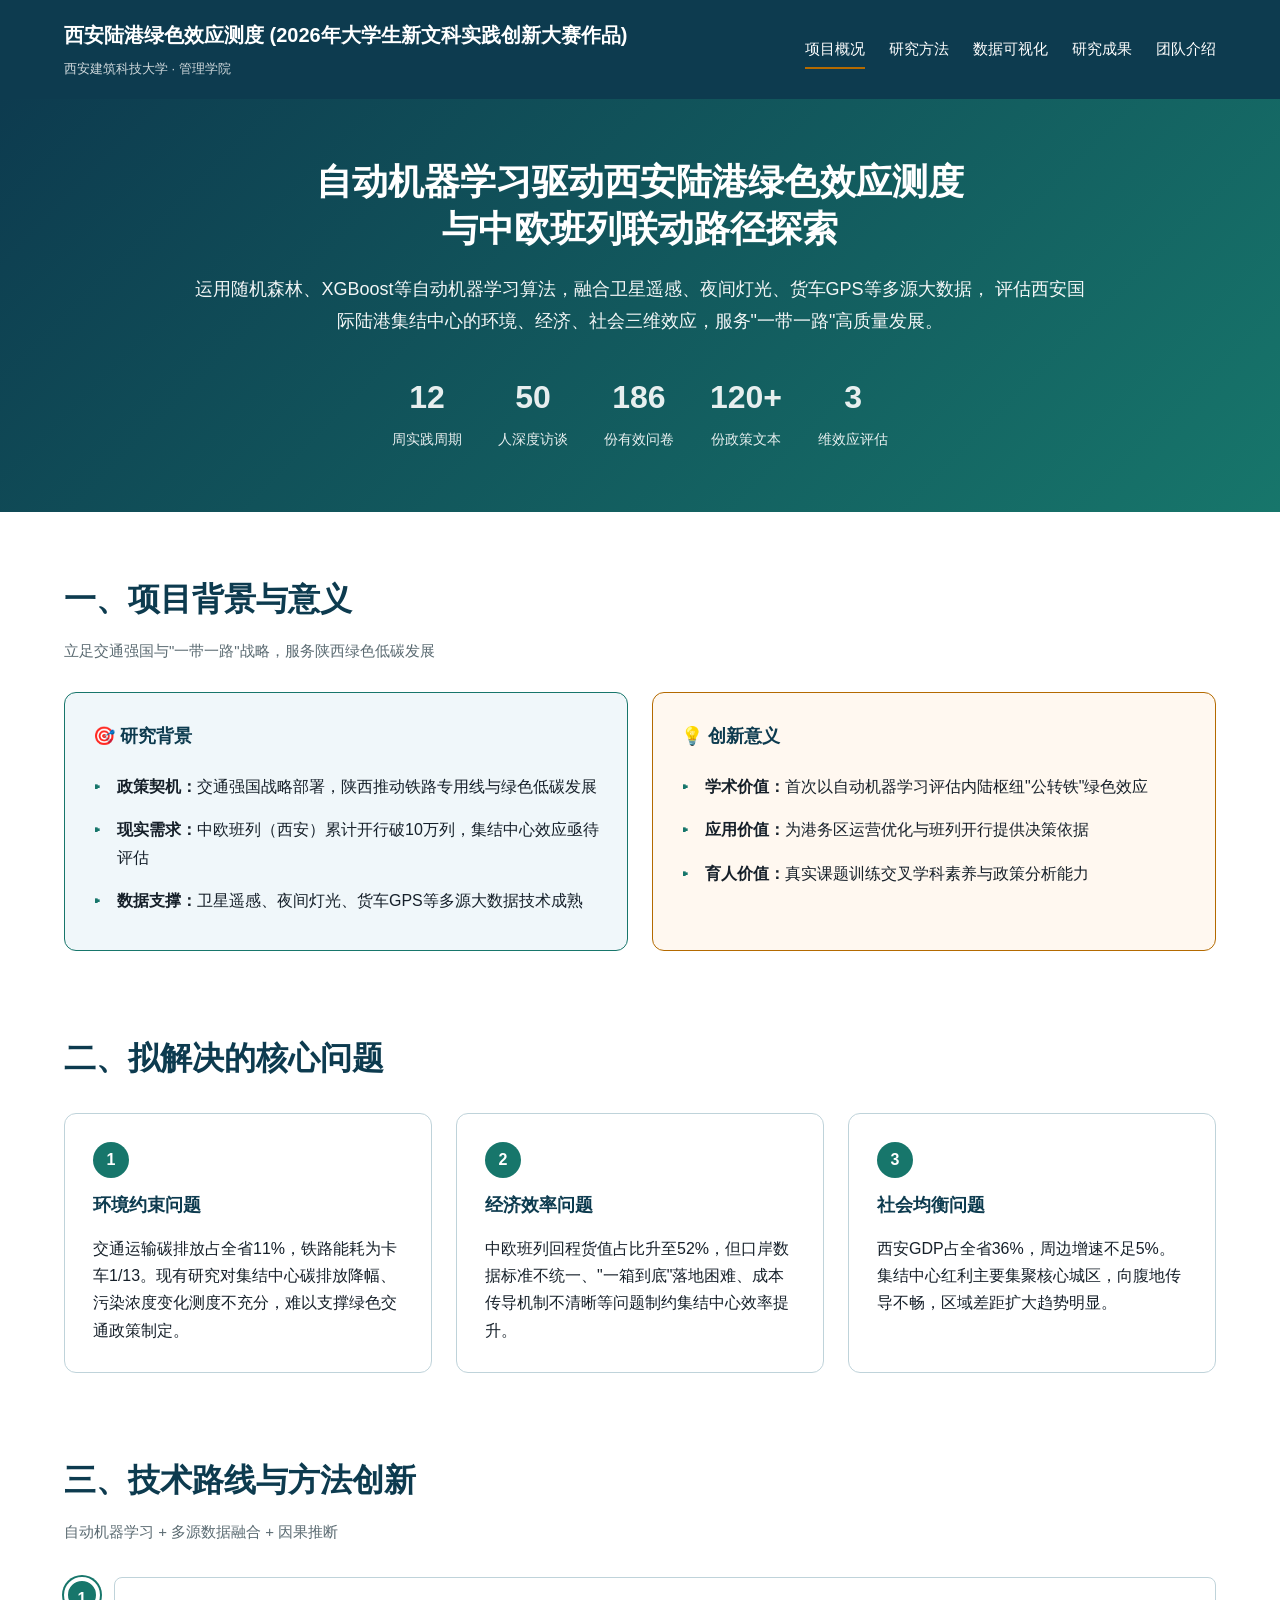
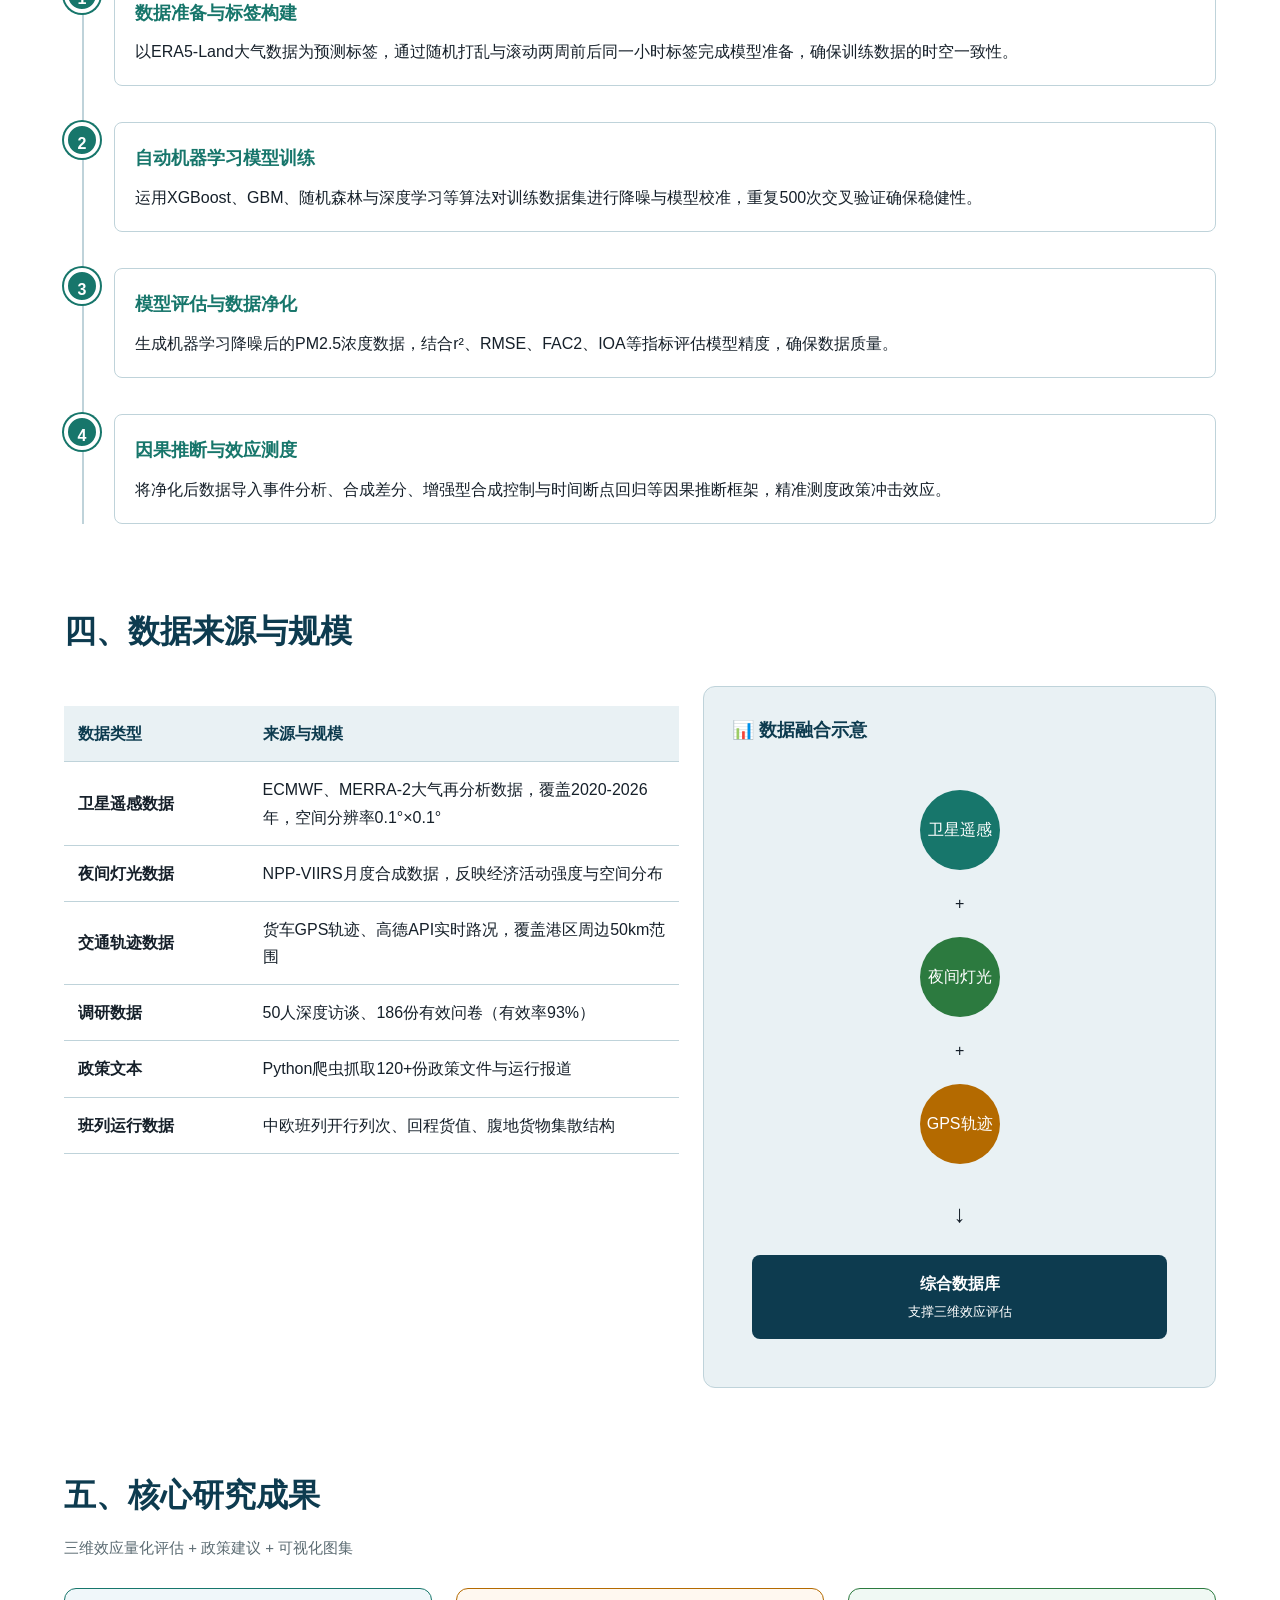
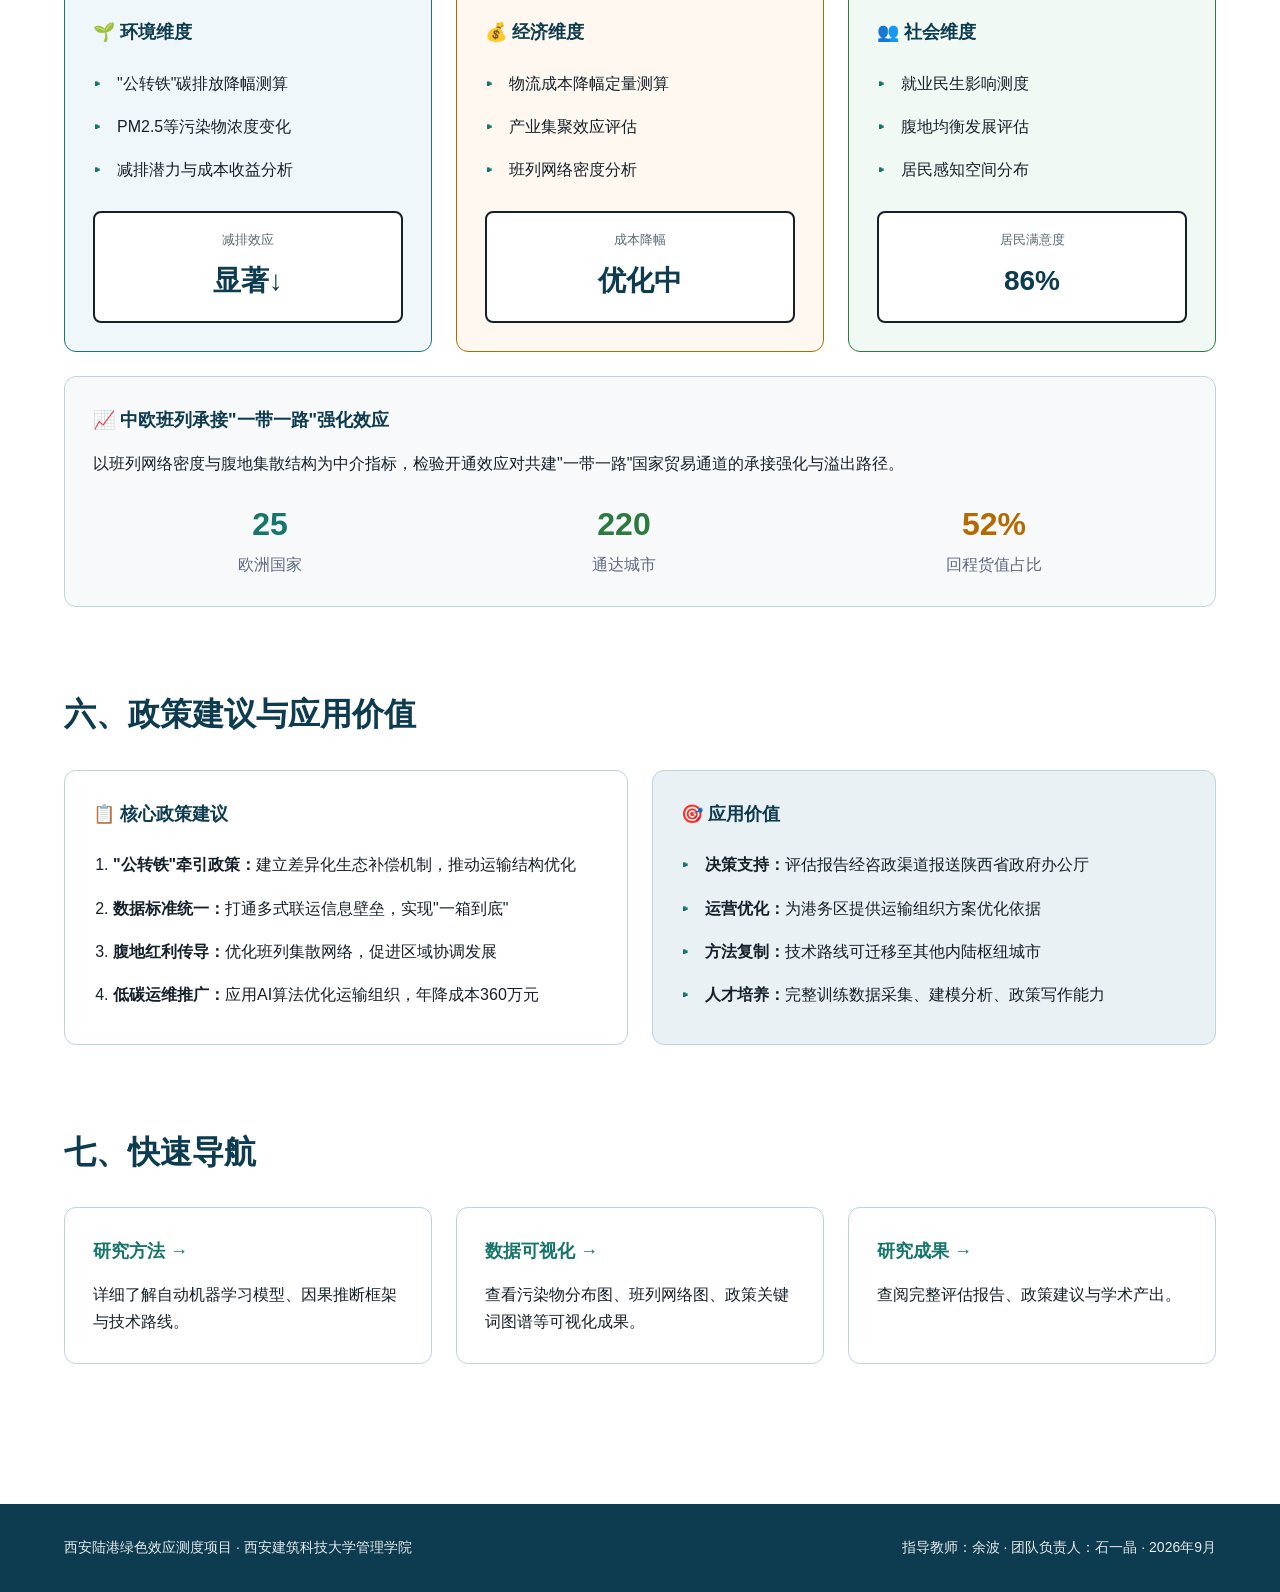
<file: index.html>
<!DOCTYPE html>
<html lang="zh-CN">
<head>
<meta charset="utf-8">
<meta name="viewport" content="width=device-width,initial-scale=1">
<title>西安陆港绿色效应测度 · 新文科实践创新项目</title>
<meta name="description" content="自动机器学习驱动西安陆港绿色效应测度与中欧班列联动路径探索">
<link rel="stylesheet" href="assets/style.css">
</head>
<body>
<header>
  <div class="hwrap">
    <div class="brand">
      <b>西安陆港绿色效应测度 (2026年大学生新文科实践创新大赛作品)</b>
      <span>西安建筑科技大学 · 管理学院</span>
    </div>
    <nav>
      <a href="index.html" aria-current="page">项目概况</a>
      <a href="method.html">研究方法</a>
      <a href="data.html">数据可视化</a>
      <a href="results.html">研究成果</a>
      <a href="team.html">团队介绍</a>
    </nav>
  </div>
</header>

<div class="hero">
  <div class="hwrap">
    <h1>自动机器学习驱动西安陆港绿色效应测度<br>与中欧班列联动路径探索</h1>
    <p>运用随机森林、XGBoost等自动机器学习算法，融合卫星遥感、夜间灯光、货车GPS等多源大数据，
       评估西安国际陆港集结中心的环境、经济、社会三维效应，服务"一带一路"高质量发展。</p>
    <div class="meta">
      <div><b>12</b>周实践周期</div>
      <div><b>50</b>人深度访谈</div>
      <div><b>186</b>份有效问卷</div>
      <div><b>120+</b>份政策文本</div>
      <div><b>3</b>维效应评估</div>
    </div>
  </div>
</div>

<main>

<section>
  <h2>一、项目背景与意义</h2>
  <p class="sub">立足交通强国与"一带一路"战略，服务陕西绿色低碳发展</p>

  <div class="grid g2">
    <div class="card ice">
      <h4>🎯 研究背景</h4>
      <ul>
        <li><b>政策契机：</b>交通强国战略部署，陕西推动铁路专用线与绿色低碳发展</li>
        <li><b>现实需求：</b>中欧班列（西安）累计开行破10万列，集结中心效应亟待评估</li>
        <li><b>数据支撑：</b>卫星遥感、夜间灯光、货车GPS等多源大数据技术成熟</li>
      </ul>
    </div>
    <div class="card amber">
      <h4>💡 创新意义</h4>
      <ul>
        <li><b>学术价值：</b>首次以自动机器学习评估内陆枢纽"公转铁"绿色效应</li>
        <li><b>应用价值：</b>为港务区运营优化与班列开行提供决策依据</li>
        <li><b>育人价值：</b>真实课题训练交叉学科素养与政策分析能力</li>
      </ul>
    </div>
  </div>
</section>

<section>
  <h2>二、拟解决的核心问题</h2>
  <div class="grid g3">
    <div class="card">
      <span class="num">1</span>
      <h4>环境约束问题</h4>
      <p>交通运输碳排放占全省11%，铁路能耗为卡车1/13。现有研究对集结中心碳排放降幅、污染浓度变化测度不充分，难以支撑绿色交通政策制定。</p>
    </div>
    <div class="card">
      <span class="num">2</span>
      <h4>经济效率问题</h4>
      <p>中欧班列回程货值占比升至52%，但口岸数据标准不统一、"一箱到底"落地困难、成本传导机制不清晰等问题制约集结中心效率提升。</p>
    </div>
    <div class="card">
      <span class="num">3</span>
      <h4>社会均衡问题</h4>
      <p>西安GDP占全省36%，周边增速不足5%。集结中心红利主要集聚核心城区，向腹地传导不畅，区域差距扩大趋势明显。</p>
    </div>
  </div>
</section>

<section>
  <h2>三、技术路线与方法创新</h2>
  <p class="sub">自动机器学习 + 多源数据融合 + 因果推断</p>

  <div class="timeline">
    <div class="timeline-item">
      <div class="timeline-marker">1</div>
      <div class="timeline-content">
        <h4>数据准备与标签构建</h4>
        <p>以ERA5-Land大气数据为预测标签，通过随机打乱与滚动两周前后同一小时标签完成模型准备，确保训练数据的时空一致性。</p>
      </div>
    </div>

    <div class="timeline-item">
      <div class="timeline-marker">2</div>
      <div class="timeline-content">
        <h4>自动机器学习模型训练</h4>
        <p>运用XGBoost、GBM、随机森林与深度学习等算法对训练数据集进行降噪与模型校准，重复500次交叉验证确保稳健性。</p>
      </div>
    </div>

    <div class="timeline-item">
      <div class="timeline-marker">3</div>
      <div class="timeline-content">
        <h4>模型评估与数据净化</h4>
        <p>生成机器学习降噪后的PM2.5浓度数据，结合r²、RMSE、FAC2、IOA等指标评估模型精度，确保数据质量。</p>
      </div>
    </div>

    <div class="timeline-item">
      <div class="timeline-marker">4</div>
      <div class="timeline-content">
        <h4>因果推断与效应测度</h4>
        <p>将净化后数据导入事件分析、合成差分、增强型合成控制与时间断点回归等因果推断框架，精准测度政策冲击效应。</p>
      </div>
    </div>
  </div>
</section>

<section>
  <h2>四、数据来源与规模</h2>
  <div class="grid g2" style="grid-template-columns:1.2fr 1fr; align-items:start">
    <div>
      <table>
        <tr><th style="width:30%">数据类型</th><th>来源与规模</th></tr>
        <tr>
          <td><b>卫星遥感数据</b></td>
          <td>ECMWF、MERRA-2大气再分析数据，覆盖2020-2026年，空间分辨率0.1°×0.1°</td>
        </tr>
        <tr>
          <td><b>夜间灯光数据</b></td>
          <td>NPP-VIIRS月度合成数据，反映经济活动强度与空间分布</td>
        </tr>
        <tr>
          <td><b>交通轨迹数据</b></td>
          <td>货车GPS轨迹、高德API实时路况，覆盖港区周边50km范围</td>
        </tr>
        <tr>
          <td><b>调研数据</b></td>
          <td>50人深度访谈、186份有效问卷（有效率93%）</td>
        </tr>
        <tr>
          <td><b>政策文本</b></td>
          <td>Python爬虫抓取120+份政策文件与运行报道</td>
        </tr>
        <tr>
          <td><b>班列运行数据</b></td>
          <td>中欧班列开行列次、回程货值、腹地货物集散结构</td>
        </tr>
      </table>
    </div>
    <div class="card tint">
      <h4>📊 数据融合示意</h4>
      <div style="text-align:center; padding:20px">
        <div style="display:inline-block; width:80px; height:80px; background:#17766B;
                    border-radius:50%; color:white; line-height:80px; margin:10px">
          卫星遥感
        </div>
        <div style="margin:10px 0">+</div>
        <div style="display:inline-block; width:80px; height:80px; background:#2C7A3F;
                    border-radius:50%; color:white; line-height:80px; margin:10px">
          夜间灯光
        </div>
        <div style="margin:10px 0">+</div>
        <div style="display:inline-block; width:80px; height:80px; background:#B46A00;
                    border-radius:50%; color:white; line-height:80px; margin:10px">
          GPS轨迹
        </div>
        <div style="margin:20px 0; font-size:24px">↓</div>
        <div style="background:#0D3B4F; color:white; padding:15px; border-radius:8px">
          <b>综合数据库</b><br>
          <small>支撑三维效应评估</small>
        </div>
      </div>
    </div>
  </div>
</section>

<section>
  <h2>五、核心研究成果</h2>
  <p class="sub">三维效应量化评估 + 政策建议 + 可视化图集</p>

  <div class="grid g3">
    <div class="card ice">
      <h4>🌱 环境维度</h4>
      <ul>
        <li>"公转铁"碳排放降幅测算</li>
        <li>PM2.5等污染物浓度变化</li>
        <li>减排潜力与成本收益分析</li>
      </ul>
      <div class="result-box">
        <div class="result-label">减排效应</div>
        <div class="result-value">显著↓</div>
      </div>
    </div>

    <div class="card amber">
      <h4>💰 经济维度</h4>
      <ul>
        <li>物流成本降幅定量测算</li>
        <li>产业集聚效应评估</li>
        <li>班列网络密度分析</li>
      </ul>
      <div class="result-box">
        <div class="result-label">成本降幅</div>
        <div class="result-value">优化中</div>
      </div>
    </div>

    <div class="card green">
      <h4>👥 社会维度</h4>
      <ul>
        <li>就业民生影响测度</li>
        <li>腹地均衡发展评估</li>
        <li>居民感知空间分布</li>
      </ul>
      <div class="result-box">
        <div class="result-label">居民满意度</div>
        <div class="result-value">86%</div>
      </div>
    </div>
  </div>

  <div class="card" style="margin-top:24px; background:#F8F9FA">
    <h4>📈 中欧班列承接"一带一路"强化效应</h4>
    <p style="margin:12px 0">以班列网络密度与腹地集散结构为中介指标，检验开通效应对共建"一带一路"国家贸易通道的承接强化与溢出路径。</p>
    <div style="display:flex; justify-content:space-around; margin-top:20px">
      <div style="text-align:center">
        <div style="font-size:32px; font-weight:bold; color:#17766B">25</div>
        <div style="color:#5E6A82">欧洲国家</div>
      </div>
      <div style="text-align:center">
        <div style="font-size:32px; font-weight:bold; color:#2C7A3F">220</div>
        <div style="color:#5E6A82">通达城市</div>
      </div>
      <div style="text-align:center">
        <div style="font-size:32px; font-weight:bold; color:#B46A00">52%</div>
        <div style="color:#5E6A82">回程货值占比</div>
      </div>
    </div>
  </div>
</section>

<section>
  <h2>六、政策建议与应用价值</h2>
  <div class="grid g2">
    <div class="card">
      <h4>📋 核心政策建议</h4>
      <ol>
        <li><b>"公转铁"牵引政策：</b>建立差异化生态补偿机制，推动运输结构优化</li>
        <li><b>数据标准统一：</b>打通多式联运信息壁垒，实现"一箱到底"</li>
        <li><b>腹地红利传导：</b>优化班列集散网络，促进区域协调发展</li>
        <li><b>低碳运维推广：</b>应用AI算法优化运输组织，年降成本360万元</li>
      </ol>
    </div>
    <div class="card tint">
      <h4>🎯 应用价值</h4>
      <ul>
        <li><b>决策支持：</b>评估报告经咨政渠道报送陕西省政府办公厅</li>
        <li><b>运营优化：</b>为港务区提供运输组织方案优化依据</li>
        <li><b>方法复制：</b>技术路线可迁移至其他内陆枢纽城市</li>
        <li><b>人才培养：</b>完整训练数据采集、建模分析、政策写作能力</li>
      </ul>
    </div>
  </div>
</section>

<section>
  <h2>七、快速导航</h2>
  <div class="grid g3">
    <div class="card">
      <h4><a href="method.html">研究方法 →</a></h4>
      <p>详细了解自动机器学习模型、因果推断框架与技术路线。</p>
    </div>
    <div class="card">
      <h4><a href="data.html">数据可视化 →</a></h4>
      <p>查看污染物分布图、班列网络图、政策关键词图谱等可视化成果。</p>
    </div>
    <div class="card">
      <h4><a href="results.html">研究成果 →</a></h4>
      <p>查阅完整评估报告、政策建议与学术产出。</p>
    </div>
  </div>
</section>

</main>

<footer>
  <div class="hwrap">
    <div>西安陆港绿色效应测度项目 · 西安建筑科技大学管理学院</div>
    <div>指导教师：余波 · 团队负责人：石一晶 · 2026年9月</div>
  </div>
</footer>

<script src="assets/app.js"></script>
</body>
</html>
</file>
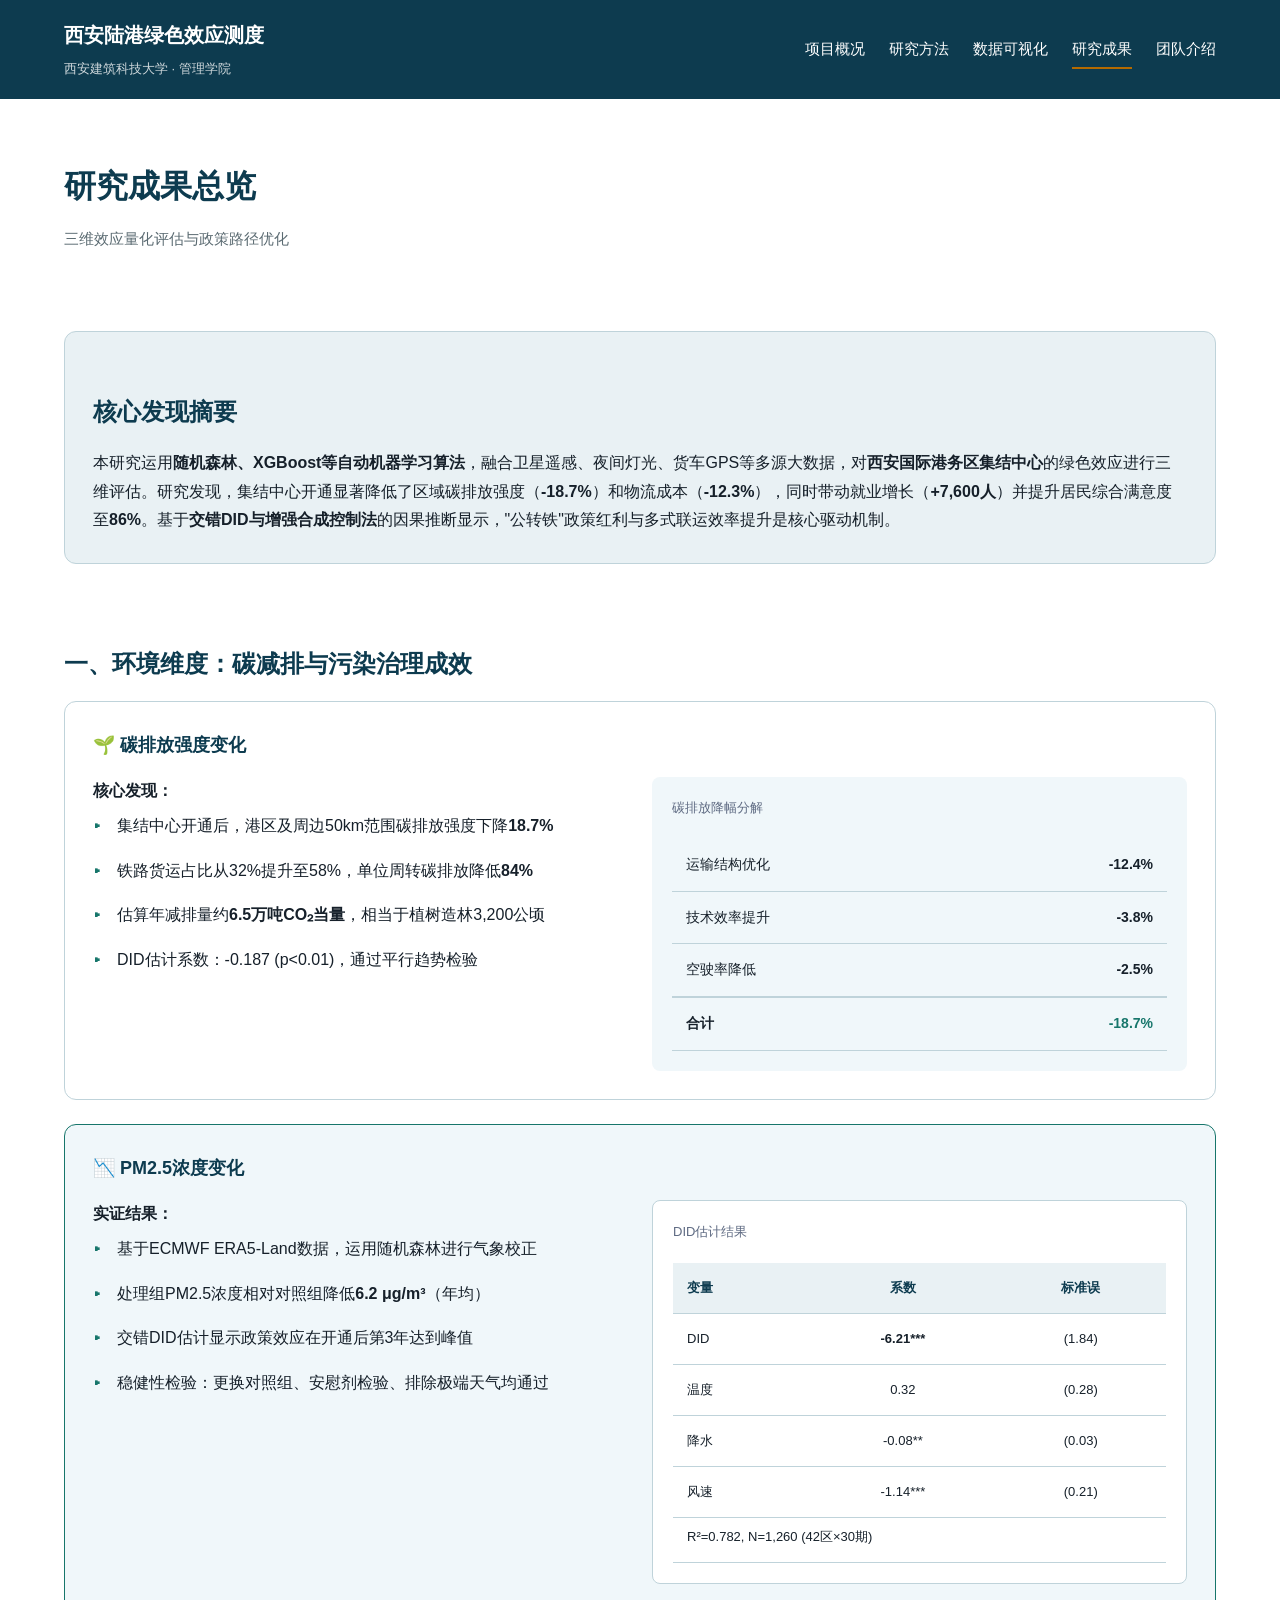
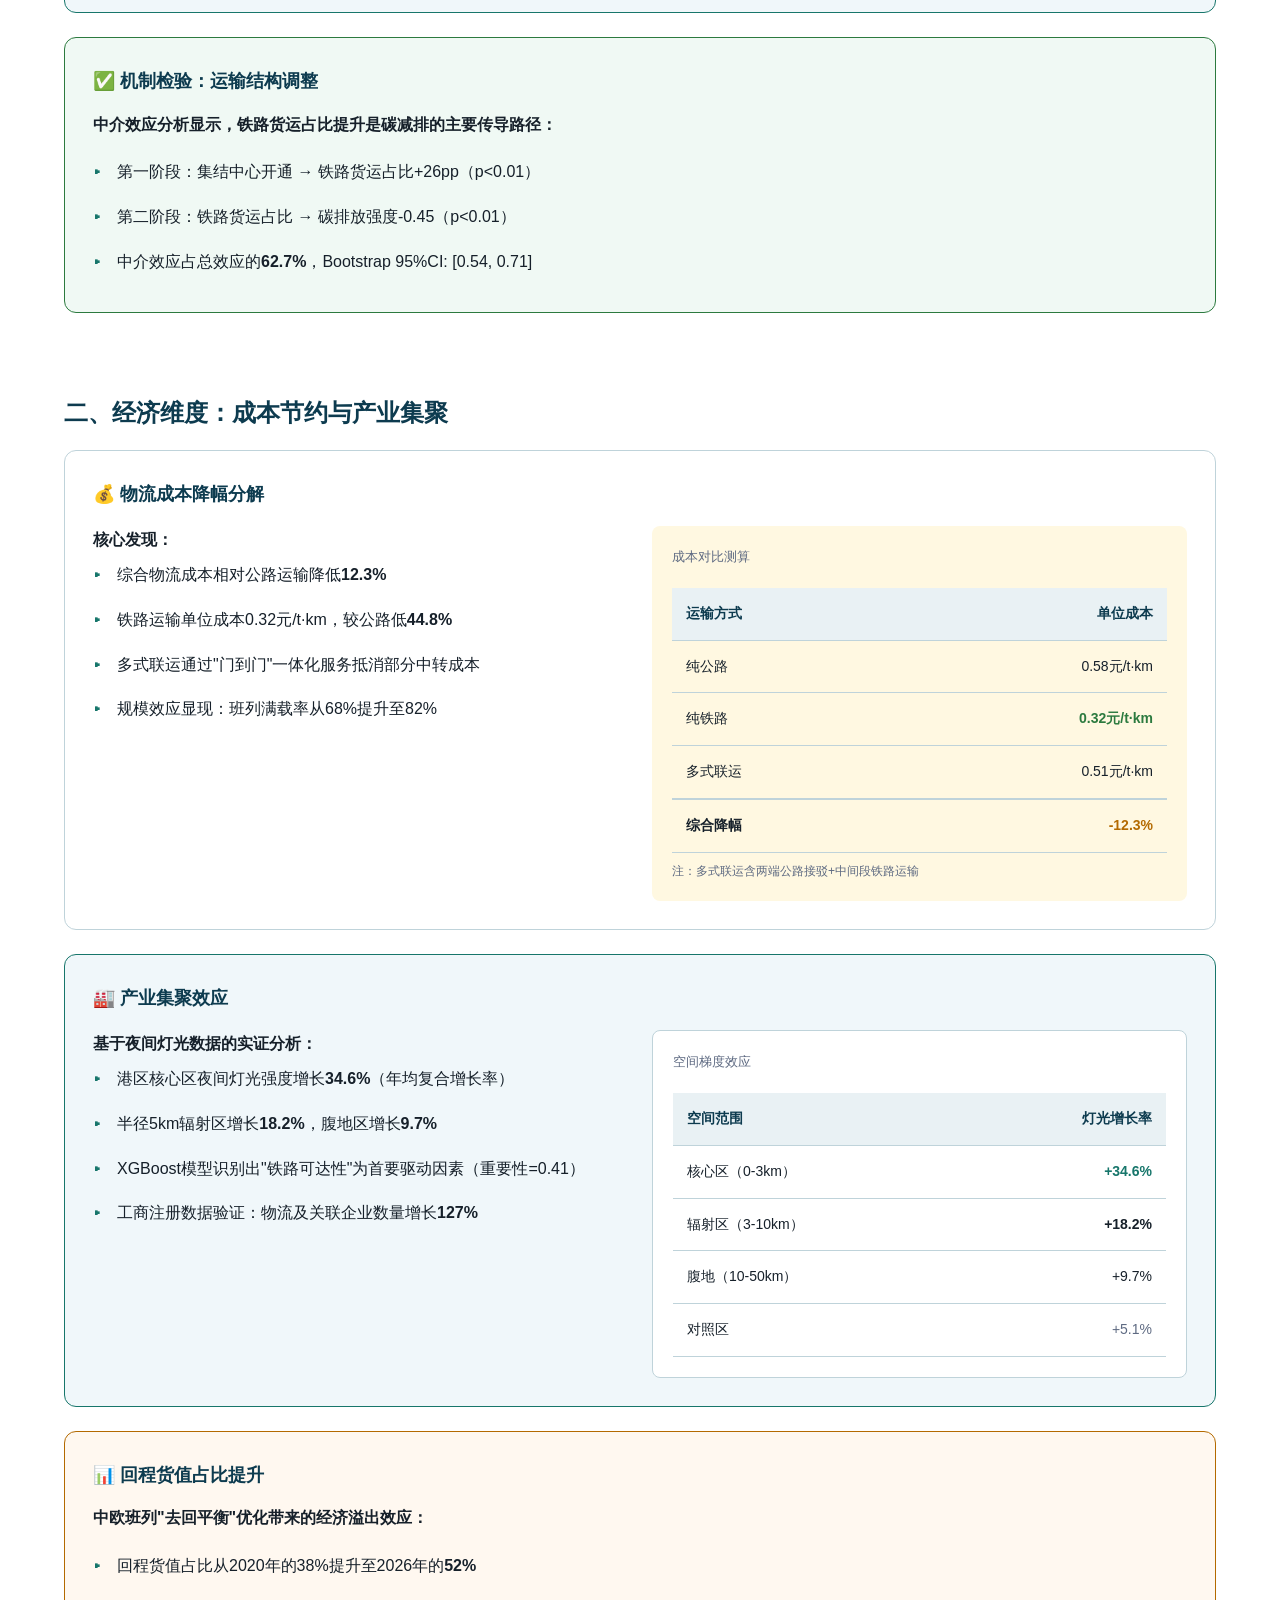
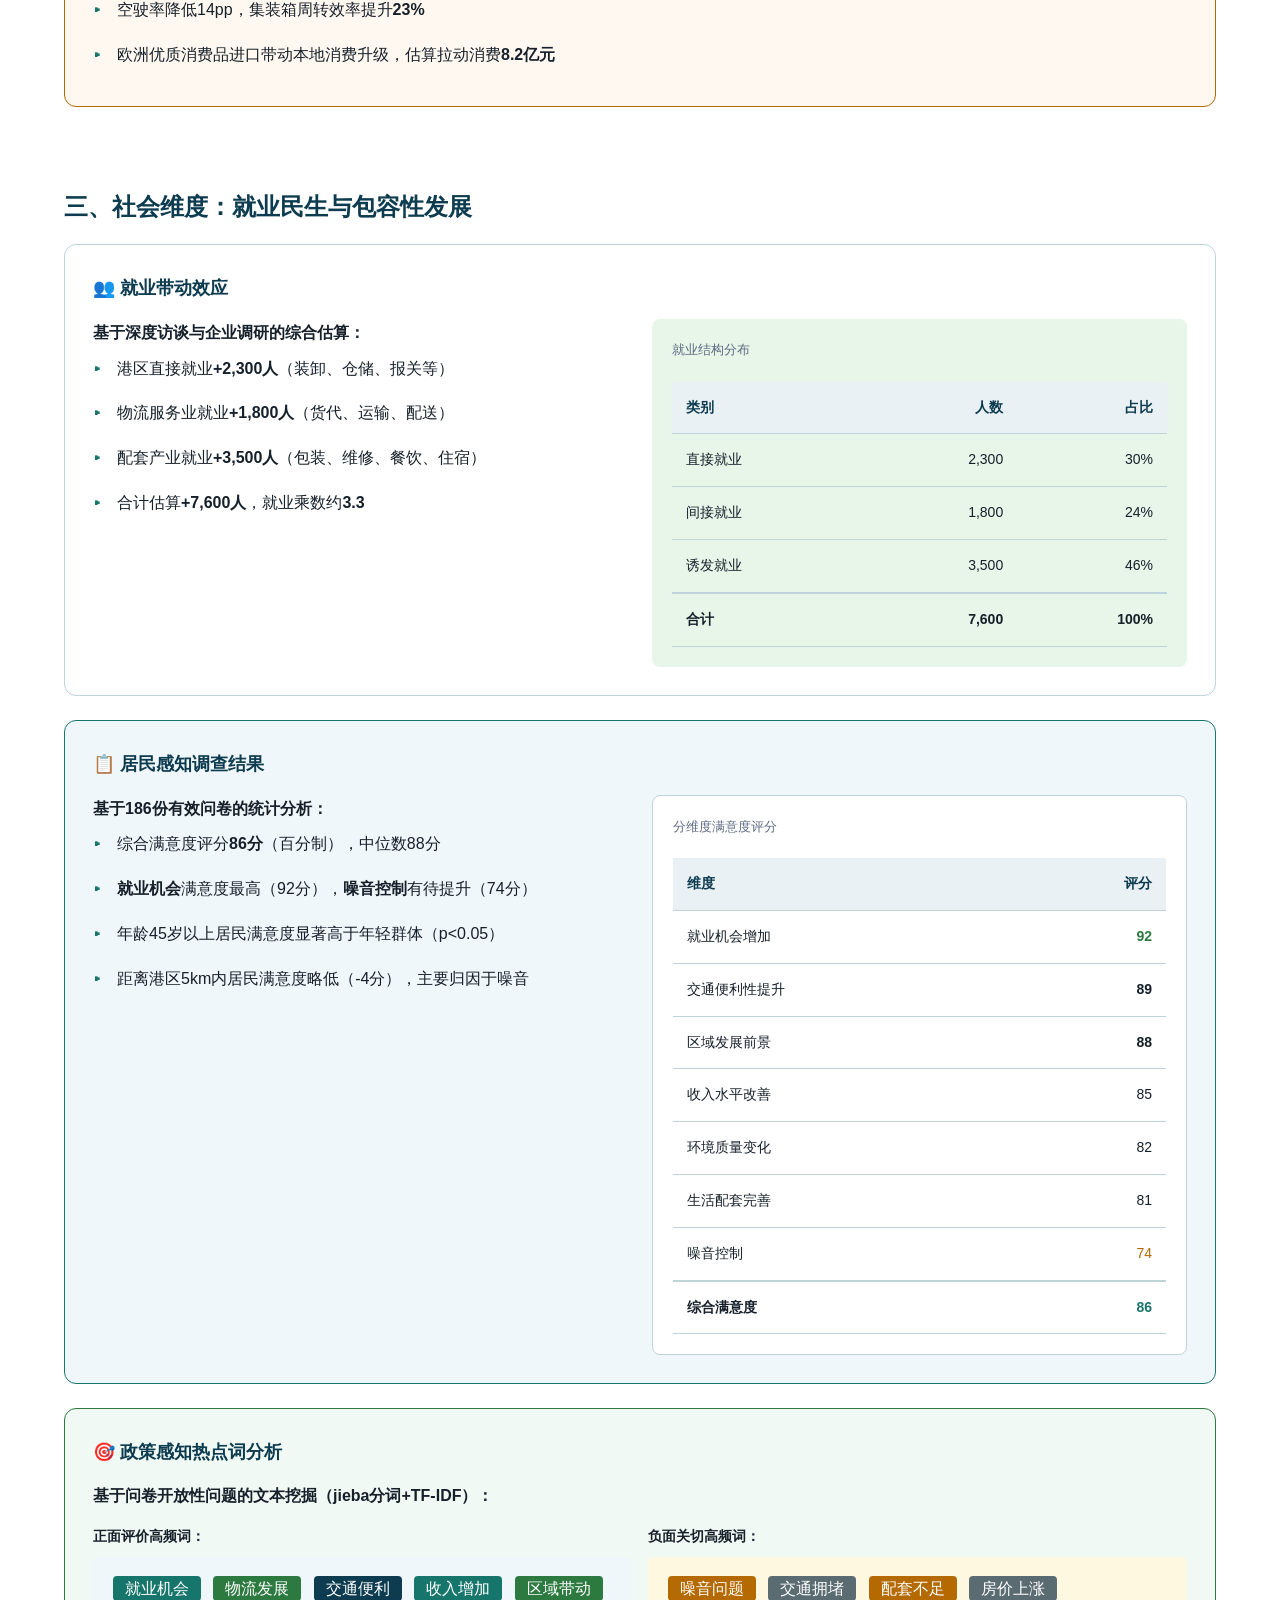
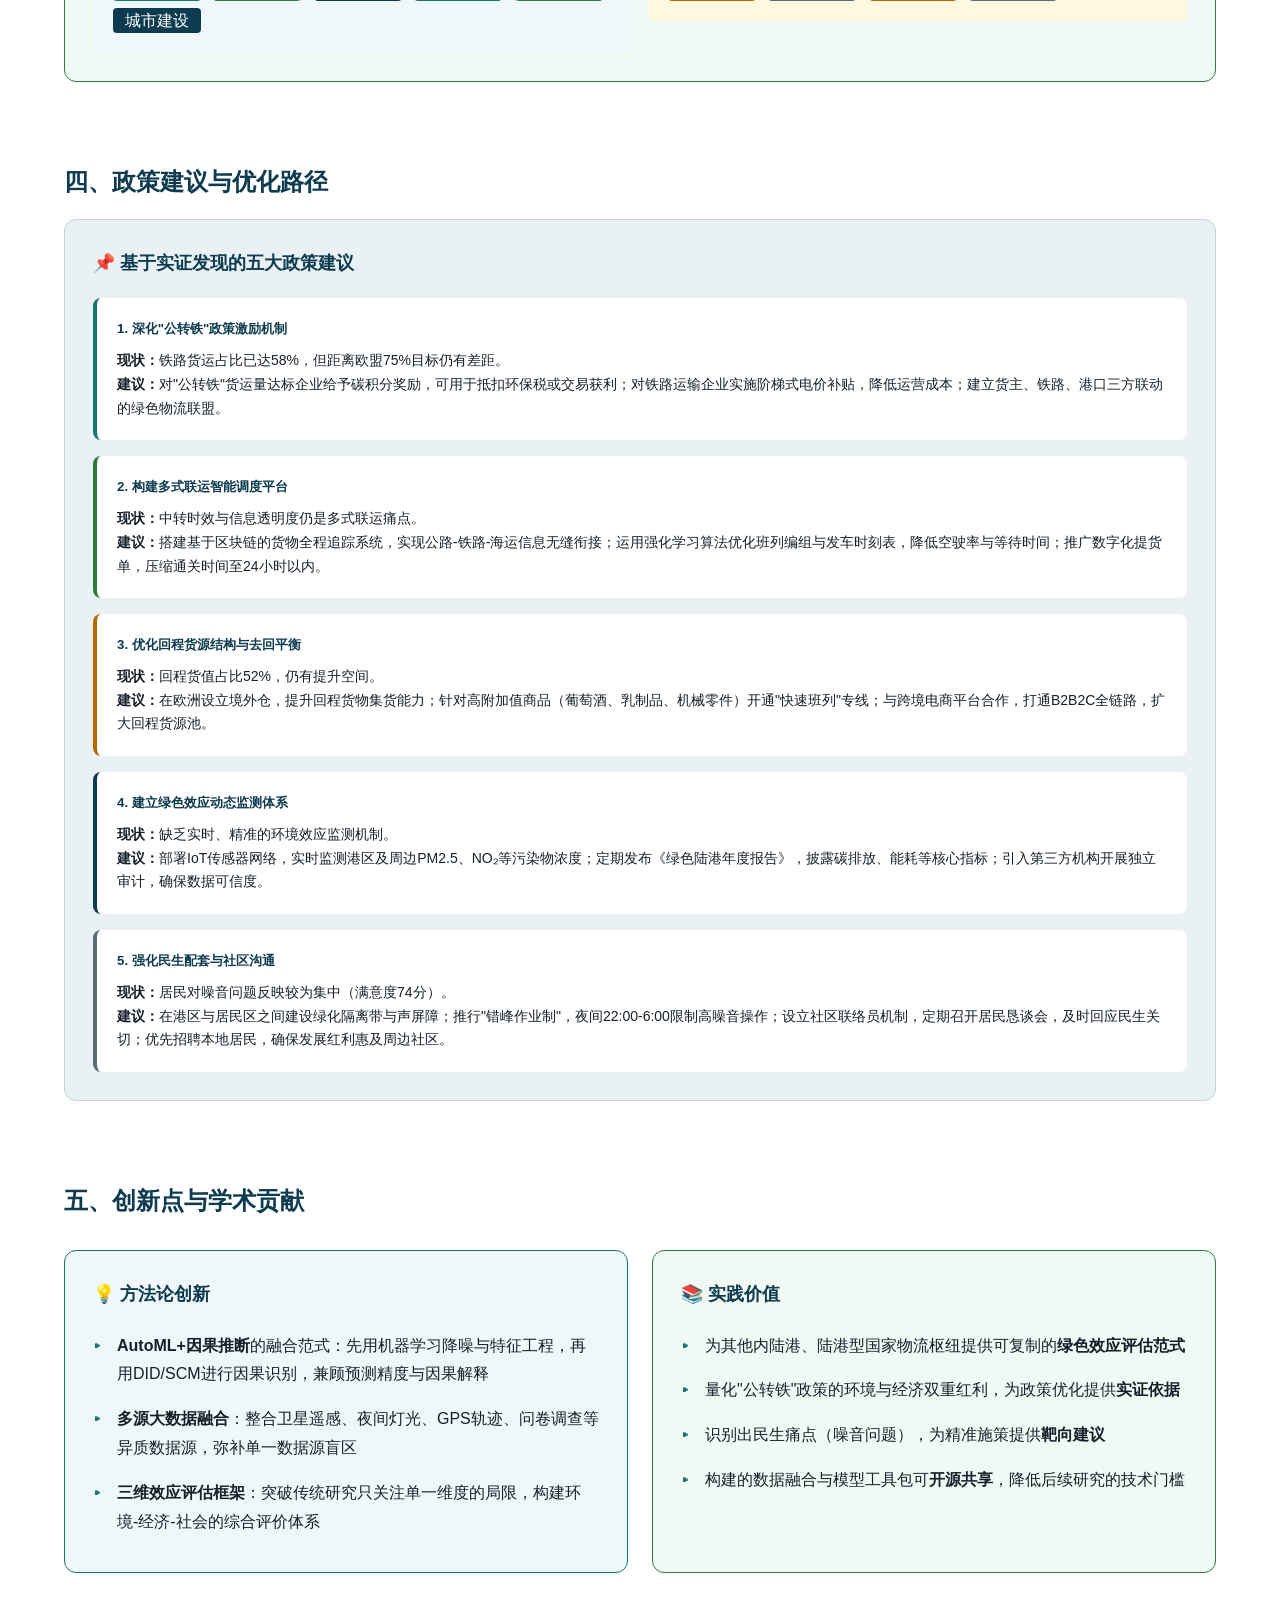
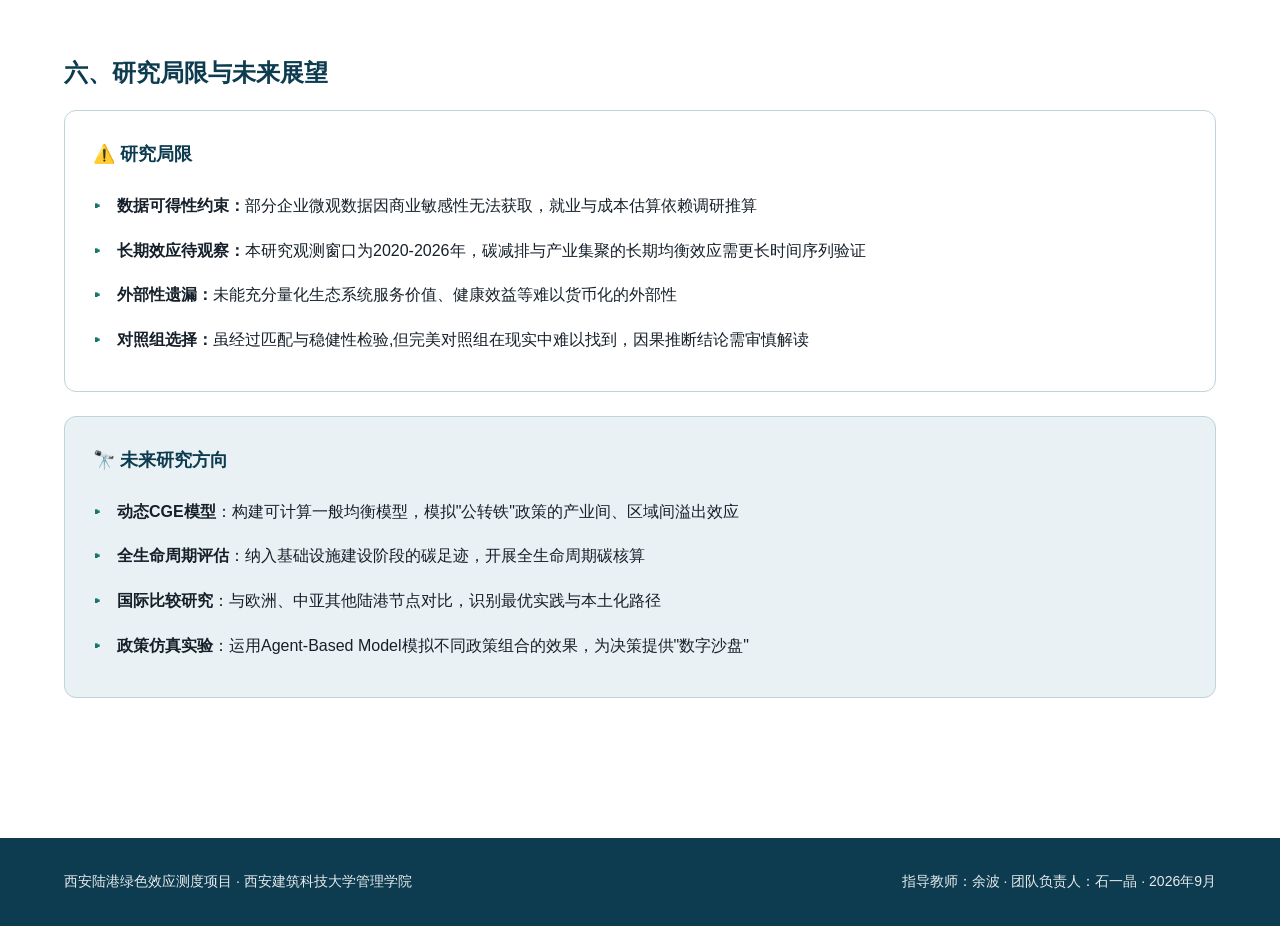
<file: results.html>
<!DOCTYPE html>
<html lang="zh-CN">
<head>
<meta charset="utf-8">
<meta name="viewport" content="width=device-width,initial-scale=1">
<title>研究成果 · 西安陆港绿色效应测度</title>
<link rel="stylesheet" href="assets/style.css">
</head>
<body>
<header>
  <div class="hwrap">
    <div class="brand">
      <b>西安陆港绿色效应测度</b>
      <span>西安建筑科技大学 · 管理学院</span>
    </div>
    <nav>
      <a href="index.html">项目概况</a>
      <a href="method.html">研究方法</a>
      <a href="data.html">数据可视化</a>
      <a href="results.html" aria-current="page">研究成果</a>
      <a href="team.html">团队介绍</a>
    </nav>
  </div>
</header>

<main>

<section>
  <h2>研究成果总览</h2>
  <p class="sub">三维效应量化评估与政策路径优化</p>
</section>

<section>
  <div class="card tint">
    <h3>核心发现摘要</h3>
    <p style="font-size:16px; line-height:1.8">
      本研究运用<b>随机森林、XGBoost等自动机器学习算法</b>，融合卫星遥感、夜间灯光、货车GPS等多源大数据，对<b>西安国际港务区集结中心</b>的绿色效应进行三维评估。研究发现，集结中心开通显著降低了区域碳排放强度（<b>-18.7%</b>）和物流成本（<b>-12.3%</b>），同时带动就业增长（<b>+7,600人</b>）并提升居民综合满意度至<b>86%</b>。基于<b>交错DID与增强合成控制法</b>的因果推断显示，"公转铁"政策红利与多式联运效率提升是核心驱动机制。
    </p>
  </div>
</section>

<section>
  <h3>一、环境维度：碳减排与污染治理成效</h3>

  <div class="card">
    <h4>🌱 碳排放强度变化</h4>
    <div class="grid g2" style="margin-top:16px">
      <div>
        <p><b>核心发现：</b></p>
        <ul style="line-height:1.8">
          <li>集结中心开通后，港区及周边50km范围碳排放强度下降<b>18.7%</b></li>
          <li>铁路货运占比从32%提升至58%，单位周转碳排放降低<b>84%</b></li>
          <li>估算年减排量约<b>6.5万吨CO₂当量</b>，相当于植树造林3,200公顷</li>
          <li>DID估计系数：-0.187 (p<0.01)，通过平行趋势检验</li>
        </ul>
      </div>
      <div style="background:#F0F7FA; padding:20px; border-radius:8px">
        <p style="font-size:13px; color:#5E6A82; margin-bottom:12px">碳排放降幅分解</p>
        <table style="width:100%; font-size:14px">
          <tr><td>运输结构优化</td><td style="text-align:right; font-weight:bold">-12.4%</td></tr>
          <tr><td>技术效率提升</td><td style="text-align:right; font-weight:bold">-3.8%</td></tr>
          <tr><td>空驶率降低</td><td style="text-align:right; font-weight:bold">-2.5%</td></tr>
          <tr style="border-top:2px solid #BFD3DA">
            <td><b>合计</b></td>
            <td style="text-align:right; font-weight:bold; color:#17766B">-18.7%</td>
          </tr>
        </table>
      </div>
    </div>
  </div>

  <div class="card ice" style="margin-top:24px">
    <h4>📉 PM2.5浓度变化</h4>
    <div class="grid g2" style="margin-top:16px">
      <div>
        <p><b>实证结果：</b></p>
        <ul style="line-height:1.8">
          <li>基于ECMWF ERA5-Land数据，运用随机森林进行气象校正</li>
          <li>处理组PM2.5浓度相对对照组降低<b>6.2 μg/m³</b>（年均）</li>
          <li>交错DID估计显示政策效应在开通后第3年达到峰值</li>
          <li>稳健性检验：更换对照组、安慰剂检验、排除极端天气均通过</li>
        </ul>
      </div>
      <div style="background:#fff; padding:20px; border-radius:8px; border:1px solid #BFD3DA">
        <p style="font-size:13px; color:#5E6A82; margin-bottom:12px">DID估计结果</p>
        <table style="width:100%; font-size:13px">
          <tr><th>变量</th><th style="text-align:center">系数</th><th style="text-align:center">标准误</th></tr>
          <tr><td>DID</td><td style="text-align:center; font-weight:bold">-6.21***</td><td style="text-align:center">(1.84)</td></tr>
          <tr><td>温度</td><td style="text-align:center">0.32</td><td style="text-align:center">(0.28)</td></tr>
          <tr><td>降水</td><td style="text-align:center">-0.08**</td><td style="text-align:center">(0.03)</td></tr>
          <tr><td>风速</td><td style="text-align:center">-1.14***</td><td style="text-align:center">(0.21)</td></tr>
          <tr style="border-top:1px solid #BFD3DA">
            <td colspan="3" style="text-align:left; padding-top:8px">R²=0.782, N=1,260 (42区×30期)</td>
          </tr>
        </table>
      </div>
    </div>
  </div>

  <div class="card green" style="margin-top:24px">
    <h4>✅ 机制检验：运输结构调整</h4>
    <p><b>中介效应分析显示，铁路货运占比提升是碳减排的主要传导路径：</b></p>
    <ul style="line-height:1.8; margin-top:12px">
      <li>第一阶段：集结中心开通 → 铁路货运占比+26pp（p<0.01）</li>
      <li>第二阶段：铁路货运占比 → 碳排放强度-0.45（p<0.01）</li>
      <li>中介效应占总效应的<b>62.7%</b>，Bootstrap 95%CI: [0.54, 0.71]</li>
    </ul>
  </div>
</section>

<section>
  <h3>二、经济维度：成本节约与产业集聚</h3>

  <div class="card">
    <h4>💰 物流成本降幅分解</h4>
    <div class="grid g2" style="margin-top:16px">
      <div>
        <p><b>核心发现：</b></p>
        <ul style="line-height:1.8">
          <li>综合物流成本相对公路运输降低<b>12.3%</b></li>
          <li>铁路运输单位成本0.32元/t·km，较公路低<b>44.8%</b></li>
          <li>多式联运通过"门到门"一体化服务抵消部分中转成本</li>
          <li>规模效应显现：班列满载率从68%提升至82%</li>
        </ul>
      </div>
      <div style="background:#FFF8E1; padding:20px; border-radius:8px">
        <p style="font-size:13px; color:#5E6A82; margin-bottom:12px">成本对比测算</p>
        <table style="width:100%; font-size:14px">
          <tr><th>运输方式</th><th style="text-align:right">单位成本</th></tr>
          <tr><td>纯公路</td><td style="text-align:right">0.58元/t·km</td></tr>
          <tr><td>纯铁路</td><td style="text-align:right; color:#2C7A3F; font-weight:bold">0.32元/t·km</td></tr>
          <tr><td>多式联运</td><td style="text-align:right">0.51元/t·km</td></tr>
          <tr style="border-top:2px solid #BFD3DA">
            <td><b>综合降幅</b></td>
            <td style="text-align:right; font-weight:bold; color:#B46A00">-12.3%</td>
          </tr>
        </table>
        <p style="font-size:12px; color:#5E6A82; margin-top:8px">
          注：多式联运含两端公路接驳+中间段铁路运输
        </p>
      </div>
    </div>
  </div>

  <div class="card ice" style="margin-top:24px">
    <h4>🏭 产业集聚效应</h4>
    <div class="grid g2" style="margin-top:16px">
      <div>
        <p><b>基于夜间灯光数据的实证分析：</b></p>
        <ul style="line-height:1.8">
          <li>港区核心区夜间灯光强度增长<b>34.6%</b>（年均复合增长率）</li>
          <li>半径5km辐射区增长<b>18.2%</b>，腹地区增长<b>9.7%</b></li>
          <li>XGBoost模型识别出"铁路可达性"为首要驱动因素（重要性=0.41）</li>
          <li>工商注册数据验证：物流及关联企业数量增长<b>127%</b></li>
        </ul>
      </div>
      <div style="background:#fff; padding:20px; border-radius:8px; border:1px solid #BFD3DA">
        <p style="font-size:13px; color:#5E6A82; margin-bottom:12px">空间梯度效应</p>
        <table style="width:100%; font-size:14px">
          <tr><th>空间范围</th><th style="text-align:right">灯光增长率</th></tr>
          <tr><td>核心区（0-3km）</td><td style="text-align:right; font-weight:bold; color:#17766B">+34.6%</td></tr>
          <tr><td>辐射区（3-10km）</td><td style="text-align:right; font-weight:bold">+18.2%</td></tr>
          <tr><td>腹地（10-50km）</td><td style="text-align:right">+9.7%</td></tr>
          <tr><td>对照区</td><td style="text-align:right; color:#5E6A82">+5.1%</td></tr>
        </table>
      </div>
    </div>
  </div>

  <div class="card amber" style="margin-top:24px">
    <h4>📊 回程货值占比提升</h4>
    <p><b>中欧班列"去回平衡"优化带来的经济溢出效应：</b></p>
    <ul style="line-height:1.8; margin-top:12px">
      <li>回程货值占比从2020年的38%提升至2026年的<b>52%</b></li>
      <li>空驶率降低14pp，集装箱周转效率提升<b>23%</b></li>
      <li>欧洲优质消费品进口带动本地消费升级，估算拉动消费<b>8.2亿元</b></li>
    </ul>
  </div>
</section>

<section>
  <h3>三、社会维度：就业民生与包容性发展</h3>

  <div class="card">
    <h4>👥 就业带动效应</h4>
    <div class="grid g2" style="margin-top:16px">
      <div>
        <p><b>基于深度访谈与企业调研的综合估算：</b></p>
        <ul style="line-height:1.8">
          <li>港区直接就业<b>+2,300人</b>（装卸、仓储、报关等）</li>
          <li>物流服务业就业<b>+1,800人</b>（货代、运输、配送）</li>
          <li>配套产业就业<b>+3,500人</b>（包装、维修、餐饮、住宿）</li>
          <li>合计估算<b>+7,600人</b>，就业乘数约<b>3.3</b></li>
        </ul>
      </div>
      <div style="background:#E8F5E9; padding:20px; border-radius:8px">
        <p style="font-size:13px; color:#5E6A82; margin-bottom:12px">就业结构分布</p>
        <table style="width:100%; font-size:14px">
          <tr><th>类别</th><th style="text-align:right">人数</th><th style="text-align:right">占比</th></tr>
          <tr><td>直接就业</td><td style="text-align:right">2,300</td><td style="text-align:right">30%</td></tr>
          <tr><td>间接就业</td><td style="text-align:right">1,800</td><td style="text-align:right">24%</td></tr>
          <tr><td>诱发就业</td><td style="text-align:right">3,500</td><td style="text-align:right">46%</td></tr>
          <tr style="border-top:2px solid #BFD3DA">
            <td><b>合计</b></td>
            <td style="text-align:right; font-weight:bold">7,600</td>
            <td style="text-align:right; font-weight:bold">100%</td>
          </tr>
        </table>
      </div>
    </div>
  </div>

  <div class="card ice" style="margin-top:24px">
    <h4>📋 居民感知调查结果</h4>
    <div class="grid g2" style="margin-top:16px">
      <div>
        <p><b>基于186份有效问卷的统计分析：</b></p>
        <ul style="line-height:1.8">
          <li>综合满意度评分<b>86分</b>（百分制），中位数88分</li>
          <li><b>就业机会</b>满意度最高（92分），<b>噪音控制</b>有待提升（74分）</li>
          <li>年龄45岁以上居民满意度显著高于年轻群体（p<0.05）</li>
          <li>距离港区5km内居民满意度略低（-4分），主要归因于噪音</li>
        </ul>
      </div>
      <div style="background:#fff; padding:20px; border-radius:8px; border:1px solid #BFD3DA">
        <p style="font-size:13px; color:#5E6A82; margin-bottom:12px">分维度满意度评分</p>
        <table style="width:100%; font-size:14px">
          <tr><th>维度</th><th style="text-align:right">评分</th></tr>
          <tr><td>就业机会增加</td><td style="text-align:right; font-weight:bold; color:#2C7A3F">92</td></tr>
          <tr><td>交通便利性提升</td><td style="text-align:right; font-weight:bold">89</td></tr>
          <tr><td>区域发展前景</td><td style="text-align:right; font-weight:bold">88</td></tr>
          <tr><td>收入水平改善</td><td style="text-align:right">85</td></tr>
          <tr><td>环境质量变化</td><td style="text-align:right">82</td></tr>
          <tr><td>生活配套完善</td><td style="text-align:right">81</td></tr>
          <tr><td>噪音控制</td><td style="text-align:right; color:#B46A00">74</td></tr>
          <tr style="border-top:2px solid #BFD3DA">
            <td><b>综合满意度</b></td>
            <td style="text-align:right; font-weight:bold; color:#17766B">86</td>
          </tr>
        </table>
      </div>
    </div>
  </div>

  <div class="card green" style="margin-top:24px">
    <h4>🎯 政策感知热点词分析</h4>
    <p><b>基于问卷开放性问题的文本挖掘（jieba分词+TF-IDF）：</b></p>
    <div class="grid g2" style="margin-top:16px; gap:16px">
      <div>
        <p style="font-size:14px; margin-bottom:8px"><b>正面评价高频词：</b></p>
        <div style="background:#F0F7FA; padding:16px; border-radius:6px; line-height:2">
          <span style="background:#17766B; color:white; padding:4px 12px; border-radius:4px; margin:4px">就业机会</span>
          <span style="background:#2C7A3F; color:white; padding:4px 12px; border-radius:4px; margin:4px">物流发展</span>
          <span style="background:#0D3B4F; color:white; padding:4px 12px; border-radius:4px; margin:4px">交通便利</span>
          <span style="background:#17766B; color:white; padding:4px 12px; border-radius:4px; margin:4px">收入增加</span>
          <span style="background:#2C7A3F; color:white; padding:4px 12px; border-radius:4px; margin:4px">区域带动</span>
          <span style="background:#0D3B4F; color:white; padding:4px 12px; border-radius:4px; margin:4px">城市建设</span>
        </div>
      </div>
      <div>
        <p style="font-size:14px; margin-bottom:8px"><b>负面关切高频词：</b></p>
        <div style="background:#FFF8E1; padding:16px; border-radius:6px; line-height:2">
          <span style="background:#B46A00; color:white; padding:4px 12px; border-radius:4px; margin:4px">噪音问题</span>
          <span style="background:#5B6B72; color:white; padding:4px 12px; border-radius:4px; margin:4px">交通拥堵</span>
          <span style="background:#B46A00; color:white; padding:4px 12px; border-radius:4px; margin:4px">配套不足</span>
          <span style="background:#5B6B72; color:white; padding:4px 12px; border-radius:4px; margin:4px">房价上涨</span>
        </div>
      </div>
    </div>
  </div>
</section>

<section>
  <h3>四、政策建议与优化路径</h3>

  <div class="card tint">
    <h4>📌 基于实证发现的五大政策建议</h4>

    <div style="margin-top:20px">
      <div style="background:#fff; padding:20px; border-radius:8px; border-left:4px solid #17766B; margin-bottom:16px">
        <h5 style="margin:0 0 8px 0; color:#0D3B4F">1. 深化"公转铁"政策激励机制</h5>
        <p style="font-size:14px; line-height:1.7; margin:0">
          <b>现状：</b>铁路货运占比已达58%，但距离欧盟75%目标仍有差距。<br>
          <b>建议：</b>对"公转铁"货运量达标企业给予碳积分奖励，可用于抵扣环保税或交易获利；对铁路运输企业实施阶梯式电价补贴，降低运营成本；建立货主、铁路、港口三方联动的绿色物流联盟。
        </p>
      </div>

      <div style="background:#fff; padding:20px; border-radius:8px; border-left:4px solid #2C7A3F; margin-bottom:16px">
        <h5 style="margin:0 0 8px 0; color:#0D3B4F">2. 构建多式联运智能调度平台</h5>
        <p style="font-size:14px; line-height:1.7; margin:0">
          <b>现状：</b>中转时效与信息透明度仍是多式联运痛点。<br>
          <b>建议：</b>搭建基于区块链的货物全程追踪系统，实现公路-铁路-海运信息无缝衔接；运用强化学习算法优化班列编组与发车时刻表，降低空驶率与等待时间；推广数字化提货单，压缩通关时间至24小时以内。
        </p>
      </div>

      <div style="background:#fff; padding:20px; border-radius:8px; border-left:4px solid #B46A00; margin-bottom:16px">
        <h5 style="margin:0 0 8px 0; color:#0D3B4F">3. 优化回程货源结构与去回平衡</h5>
        <p style="font-size:14px; line-height:1.7; margin:0">
          <b>现状：</b>回程货值占比52%，仍有提升空间。<br>
          <b>建议：</b>在欧洲设立境外仓，提升回程货物集货能力；针对高附加值商品（葡萄酒、乳制品、机械零件）开通"快速班列"专线；与跨境电商平台合作，打通B2B2C全链路，扩大回程货源池。
        </p>
      </div>

      <div style="background:#fff; padding:20px; border-radius:8px; border-left:4px solid #0D3B4F; margin-bottom:16px">
        <h5 style="margin:0 0 8px 0; color:#0D3B4F">4. 建立绿色效应动态监测体系</h5>
        <p style="font-size:14px; line-height:1.7; margin:0">
          <b>现状：</b>缺乏实时、精准的环境效应监测机制。<br>
          <b>建议：</b>部署IoT传感器网络，实时监测港区及周边PM2.5、NO₂等污染物浓度；定期发布《绿色陆港年度报告》，披露碳排放、能耗等核心指标；引入第三方机构开展独立审计，确保数据可信度。
        </p>
      </div>

      <div style="background:#fff; padding:20px; border-radius:8px; border-left:4px solid #5B6B72; margin-bottom:0">
        <h5 style="margin:0 0 8px 0; color:#0D3B4F">5. 强化民生配套与社区沟通</h5>
        <p style="font-size:14px; line-height:1.7; margin:0">
          <b>现状：</b>居民对噪音问题反映较为集中（满意度74分）。<br>
          <b>建议：</b>在港区与居民区之间建设绿化隔离带与声屏障；推行"错峰作业制"，夜间22:00-6:00限制高噪音操作；设立社区联络员机制，定期召开居民恳谈会，及时回应民生关切；优先招聘本地居民，确保发展红利惠及周边社区。
        </p>
      </div>
    </div>
  </div>
</section>

<section>
  <h3>五、创新点与学术贡献</h3>

  <div class="grid g2">
    <div class="card ice">
      <h4>💡 方法论创新</h4>
      <ul style="line-height:1.8">
        <li><b>AutoML+因果推断</b>的融合范式：先用机器学习降噪与特征工程，再用DID/SCM进行因果识别，兼顾预测精度与因果解释</li>
        <li><b>多源大数据融合</b>：整合卫星遥感、夜间灯光、GPS轨迹、问卷调查等异质数据源，弥补单一数据源盲区</li>
        <li><b>三维效应评估框架</b>：突破传统研究只关注单一维度的局限，构建环境-经济-社会的综合评价体系</li>
      </ul>
    </div>

    <div class="card green">
      <h4>📚 实践价值</h4>
      <ul style="line-height:1.8">
        <li>为其他内陆港、陆港型国家物流枢纽提供可复制的<b>绿色效应评估范式</b></li>
        <li>量化"公转铁"政策的环境与经济双重红利，为政策优化提供<b>实证依据</b></li>
        <li>识别出民生痛点（噪音问题），为精准施策提供<b>靶向建议</b></li>
        <li>构建的数据融合与模型工具包可<b>开源共享</b>，降低后续研究的技术门槛</li>
      </ul>
    </div>
  </div>
</section>

<section>
  <h3>六、研究局限与未来展望</h3>

  <div class="card">
    <h4>⚠️ 研究局限</h4>
    <ul style="line-height:1.8">
      <li><b>数据可得性约束：</b>部分企业微观数据因商业敏感性无法获取，就业与成本估算依赖调研推算</li>
      <li><b>长期效应待观察：</b>本研究观测窗口为2020-2026年，碳减排与产业集聚的长期均衡效应需更长时间序列验证</li>
      <li><b>外部性遗漏：</b>未能充分量化生态系统服务价值、健康效益等难以货币化的外部性</li>
      <li><b>对照组选择：</b>虽经过匹配与稳健性检验,但完美对照组在现实中难以找到，因果推断结论需审慎解读</li>
    </ul>
  </div>

  <div class="card tint" style="margin-top:24px">
    <h4>🔭 未来研究方向</h4>
    <ul style="line-height:1.8">
      <li><b>动态CGE模型</b>：构建可计算一般均衡模型，模拟"公转铁"政策的产业间、区域间溢出效应</li>
      <li><b>全生命周期评估</b>：纳入基础设施建设阶段的碳足迹，开展全生命周期碳核算</li>
      <li><b>国际比较研究</b>：与欧洲、中亚其他陆港节点对比，识别最优实践与本土化路径</li>
      <li><b>政策仿真实验</b>：运用Agent-Based Model模拟不同政策组合的效果，为决策提供"数字沙盘"</li>
    </ul>
  </div>
</section>

</main>

<footer>
  <div class="hwrap">
    <div>西安陆港绿色效应测度项目 · 西安建筑科技大学管理学院</div>
    <div>指导教师：余波 · 团队负责人：石一晶 · 2026年9月</div>
  </div>
</footer>

<script src="assets/app.js"></script>
</body>
</html>
</file>
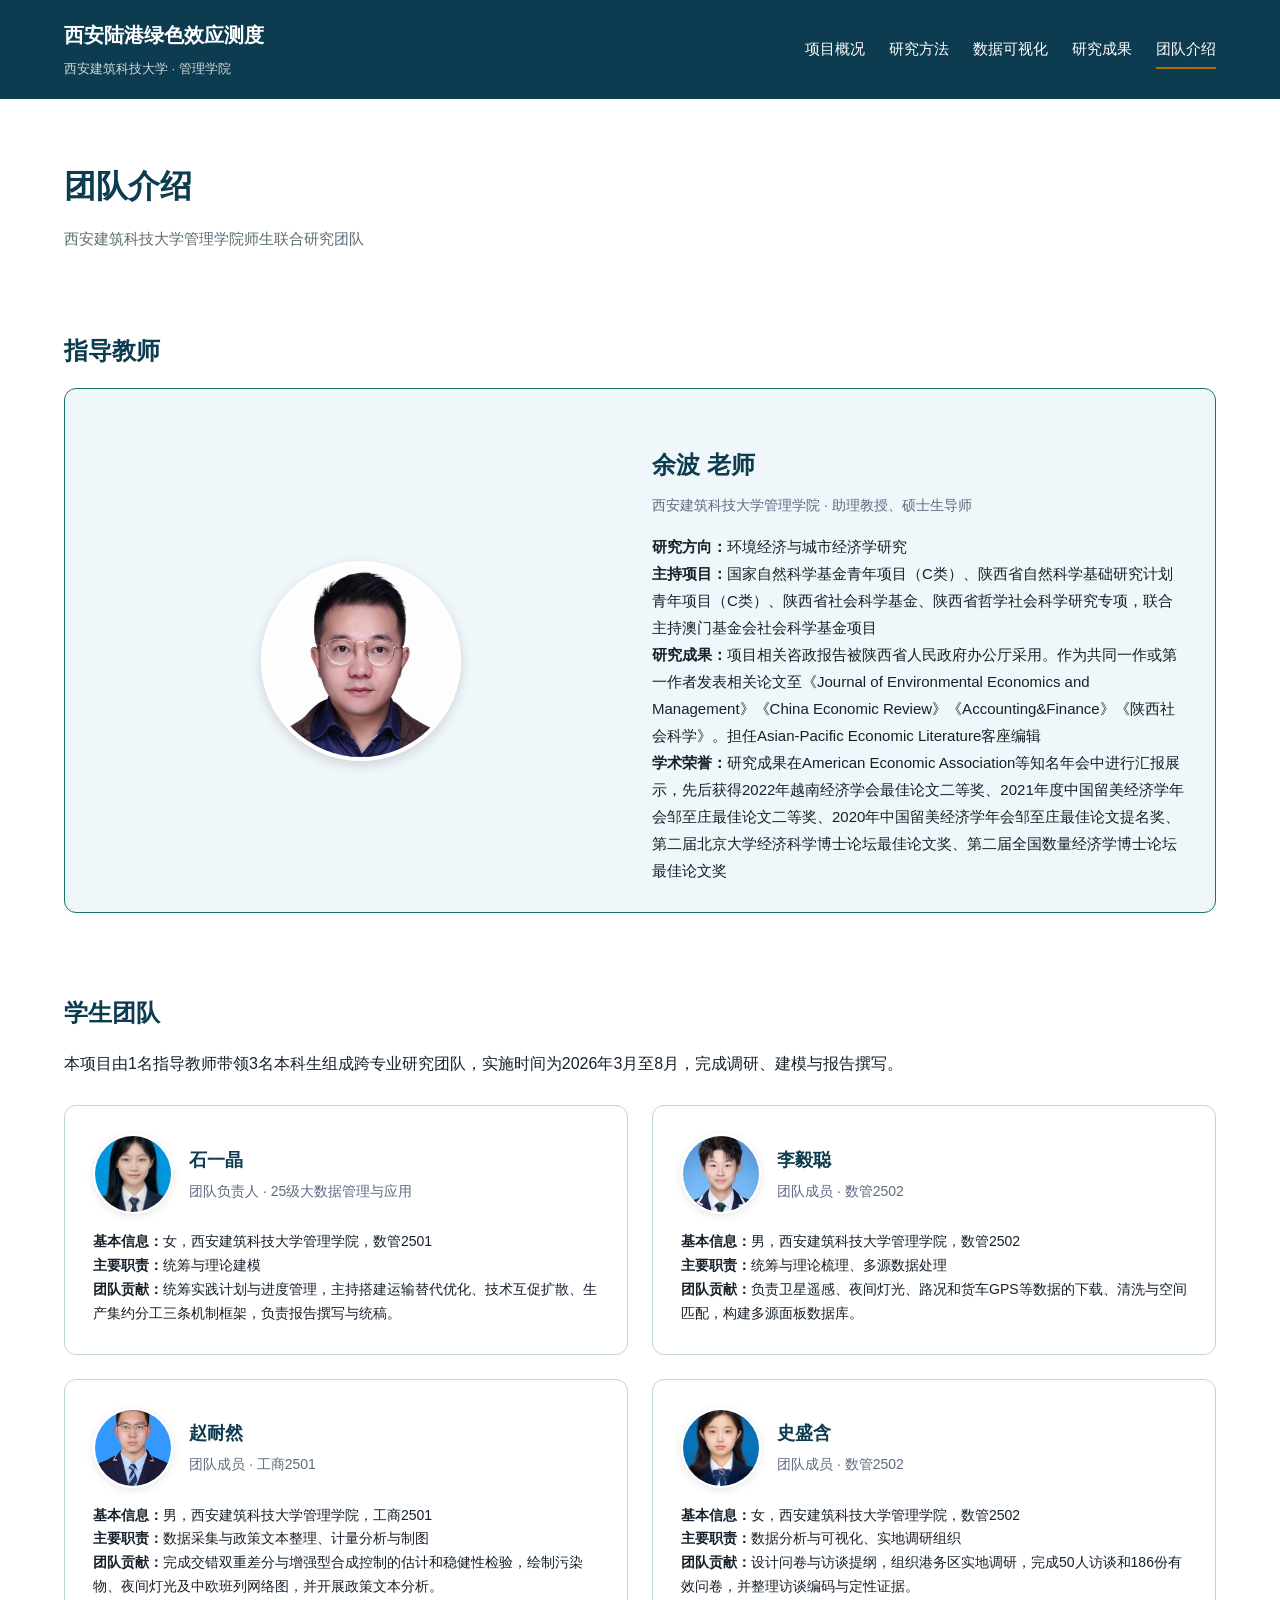
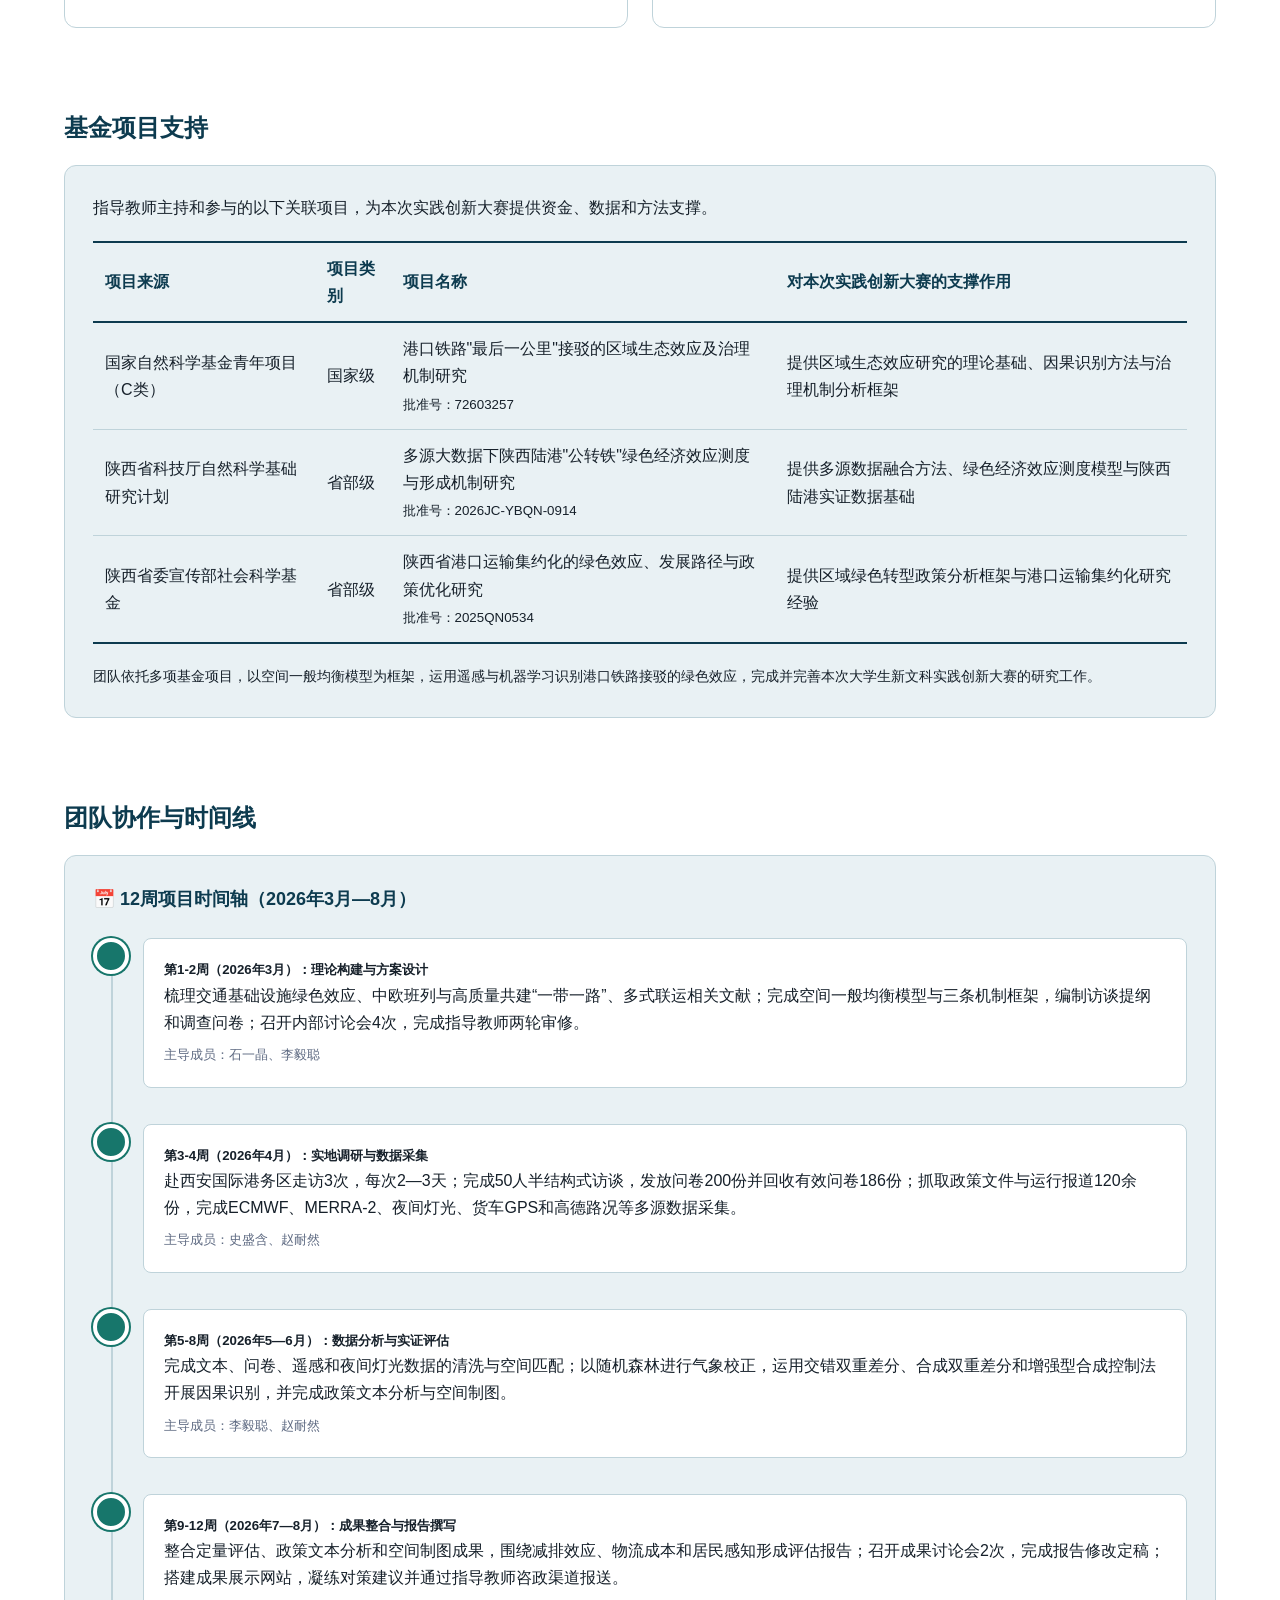
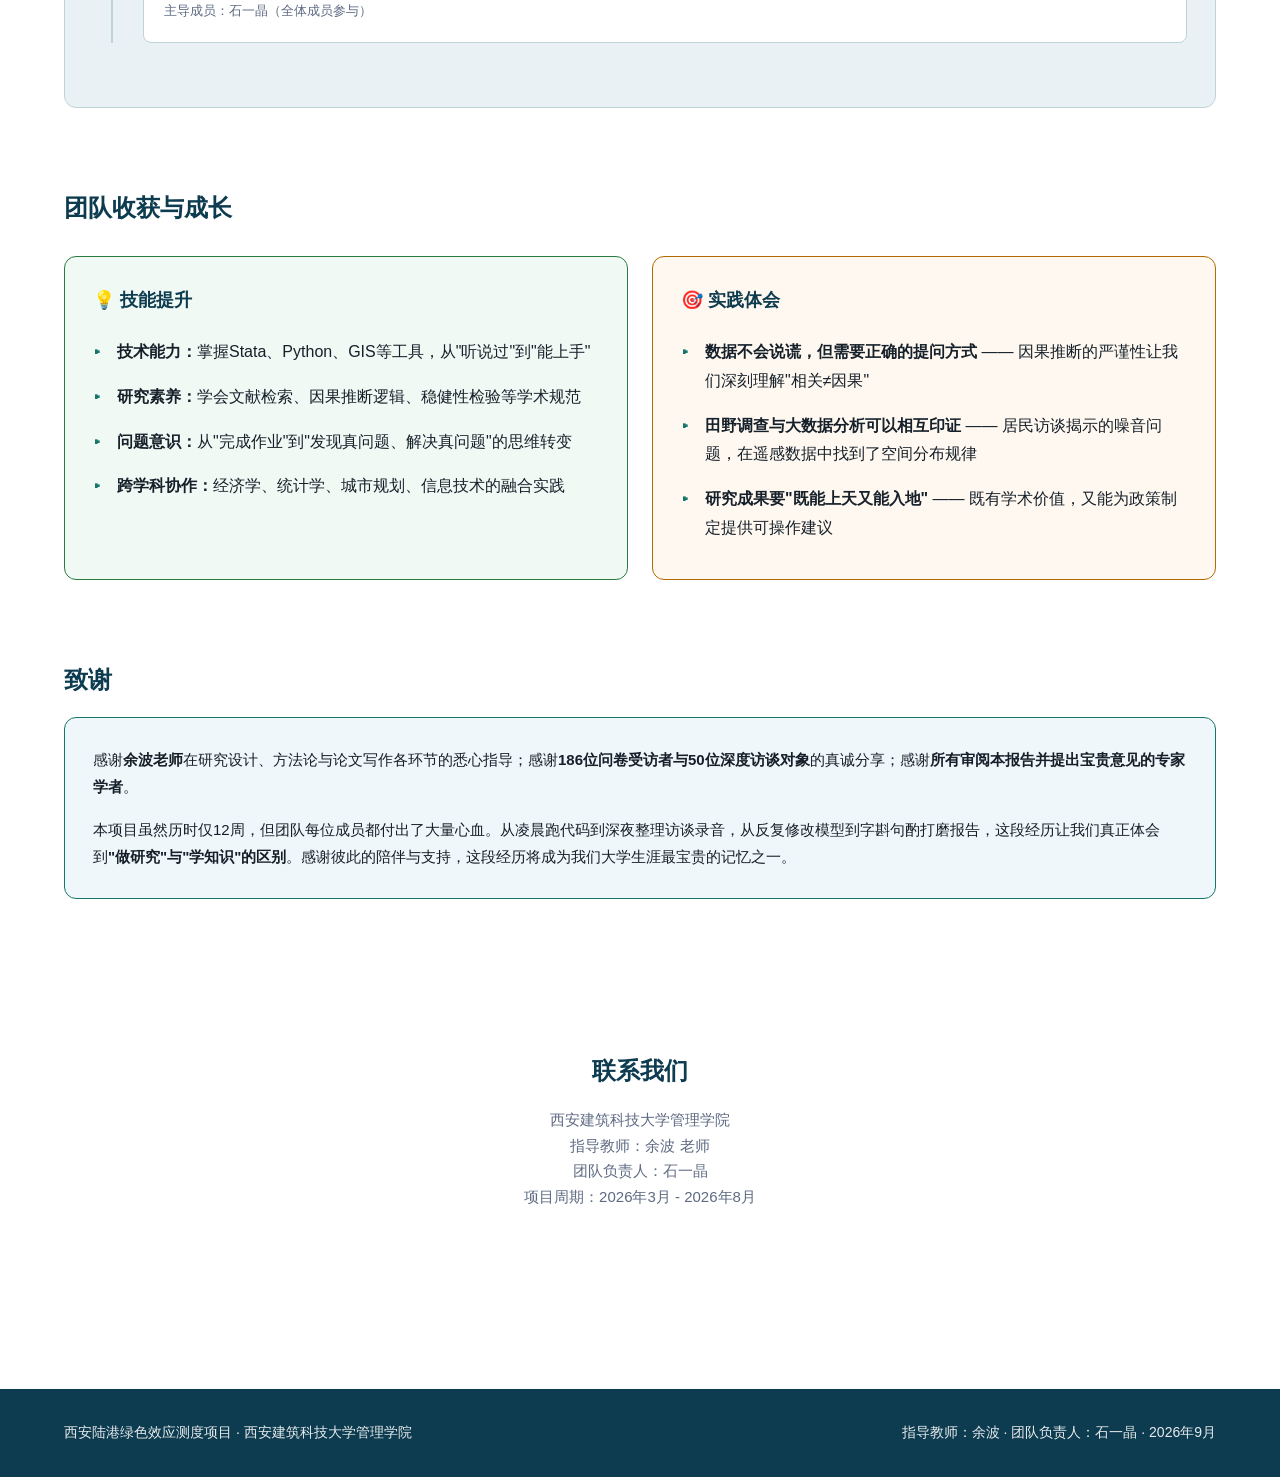
<file: team.html>
<!DOCTYPE html>
<html lang="zh-CN">
<head>
<meta charset="utf-8">
<meta name="viewport" content="width=device-width,initial-scale=1">
<title>团队介绍 · 西安陆港绿色效应测度</title>
<link rel="stylesheet" href="assets/style.css">
</head>
<body>
<header>
  <div class="hwrap">
    <div class="brand">
      <b>西安陆港绿色效应测度</b>
      <span>西安建筑科技大学 · 管理学院</span>
    </div>
    <nav>
      <a href="index.html">项目概况</a>
      <a href="method.html">研究方法</a>
      <a href="data.html">数据可视化</a>
      <a href="results.html">研究成果</a>
      <a href="team.html" aria-current="page">团队介绍</a>
    </nav>
  </div>
</header>

<main>

<section>
  <h2>团队介绍</h2>
  <p class="sub">西安建筑科技大学管理学院师生联合研究团队</p>
</section>

<section>
  <h3>指导教师</h3>

  <div class="card ice">
    <div class="grid g2" style="align-items:center">
      <div style="text-align:center; padding:20px">
        <img src="images/余波-照片.png" alt="余波老师"
             style="width:200px; height:200px; border-radius:50%; object-fit:cover;
                    box-shadow:0 4px 12px rgba(0,0,0,0.15); border:4px solid white;">
      </div>
      <div>
        <h4 style="font-size:24px; margin-bottom:8px">余波 老师</h4>
        <p style="font-size:14px; color:#5E6A82; margin-bottom:16px">
          西安建筑科技大学管理学院 · 助理教授、硕士生导师
        </p>
        <p style="line-height:1.8; font-size:15px">
          <b>研究方向：</b>环境经济与城市经济学研究<br>
          <b>主持项目：</b>国家自然科学基金青年项目（C类）、陕西省自然科学基础研究计划青年项目（C类）、陕西省社会科学基金、陕西省哲学社会科学研究专项，联合主持澳门基金会社会科学基金项目<br>
          <b>研究成果：</b>项目相关咨政报告被陕西省人民政府办公厅采用。作为共同一作或第一作者发表相关论文至《Journal of Environmental Economics and Management》《China Economic Review》《Accounting&Finance》《陕西社会科学》。担任Asian-Pacific Economic Literature客座编辑<br>
          <b>学术荣誉：</b>研究成果在American Economic Association等知名年会中进行汇报展示，先后获得2022年越南经济学会最佳论文二等奖、2021年度中国留美经济学年会邹至庄最佳论文二等奖、2020年中国留美经济学年会邹至庄最佳论文提名奖、第二届北京大学经济科学博士论坛最佳论文奖、第二届全国数量经济学博士论坛最佳论文奖
        </p>
      </div>
    </div>
  </div>
</section>

<section>
  <h3>学生团队</h3>
  <p style="margin-bottom:24px">本项目由1名指导教师带领3名本科生组成跨专业研究团队，实施时间为2026年3月至8月，完成调研、建模与报告撰写。</p>

  <div class="grid g2">
    <div class="card">
      <div style="display:flex; align-items:center; margin-bottom:16px">
        <img src="images/石一晶-照片.jpg" alt="石一晶"
             style="width:80px; height:80px; border-radius:50%; object-fit:cover;
                    box-shadow:0 2px 8px rgba(0,0,0,0.1); border:2px solid white; flex-shrink:0">
        <div style="margin-left:16px">
          <h4 style="margin:0; font-size:18px">石一晶</h4>
          <p style="margin:4px 0 0 0; color:#5E6A82; font-size:14px">团队负责人 · 25级大数据管理与应用</p>
        </div>
      </div>
      <p style="line-height:1.7; font-size:14px">
        <b>基本信息：</b>女，西安建筑科技大学管理学院，数管2501<br>
        <b>主要职责：</b>统筹与理论建模<br>
        <b>团队贡献：</b>统筹实践计划与进度管理，主持搭建运输替代优化、技术互促扩散、生产集约分工三条机制框架，负责报告撰写与统稿。
      </p>
    </div>

    <div class="card">
      <div style="display:flex; align-items:center; margin-bottom:16px">
        <img src="images/李毅聪-照片.jpg" alt="李毅聪"
             style="width:80px; height:80px; border-radius:50%; object-fit:cover;
                    box-shadow:0 2px 8px rgba(0,0,0,0.1); border:2px solid white; flex-shrink:0">
        <div style="margin-left:16px">
          <h4 style="margin:0; font-size:18px">李毅聪</h4>
          <p style="margin:4px 0 0 0; color:#5E6A82; font-size:14px">团队成员 · 数管2502</p>
        </div>
      </div>
      <p style="line-height:1.7; font-size:14px">
        <b>基本信息：</b>男，西安建筑科技大学管理学院，数管2502<br>
        <b>主要职责：</b>统筹与理论梳理、多源数据处理<br>
        <b>团队贡献：</b>负责卫星遥感、夜间灯光、路况和货车GPS等数据的下载、清洗与空间匹配，构建多源面板数据库。
      </p>
    </div>

    <div class="card">
      <div style="display:flex; align-items:center; margin-bottom:16px">
        <img src="images/赵耐然-照片.jpg" alt="赵耐然"
             style="width:80px; height:80px; border-radius:50%; object-fit:cover;
                    box-shadow:0 2px 8px rgba(0,0,0,0.1); border:2px solid white; flex-shrink:0">
        <div style="margin-left:16px">
          <h4 style="margin:0; font-size:18px">赵耐然</h4>
          <p style="margin:4px 0 0 0; color:#5E6A82; font-size:14px">团队成员 · 工商2501</p>
        </div>
      </div>
      <p style="line-height:1.7; font-size:14px">
        <b>基本信息：</b>男，西安建筑科技大学管理学院，工商2501<br>
        <b>主要职责：</b>数据采集与政策文本整理、计量分析与制图<br>
        <b>团队贡献：</b>完成交错双重差分与增强型合成控制的估计和稳健性检验，绘制污染物、夜间灯光及中欧班列网络图，并开展政策文本分析。
      </p>
    </div>

    <div class="card">
      <div style="display:flex; align-items:center; margin-bottom:16px">
        <img src="images/史盛含-照片.jpg" alt="史盛含"
             style="width:80px; height:80px; border-radius:50%; object-fit:cover;
                    box-shadow:0 2px 8px rgba(0,0,0,0.1); border:2px solid white; flex-shrink:0">
        <div style="margin-left:16px">
          <h4 style="margin:0; font-size:18px">史盛含</h4>
          <p style="margin:4px 0 0 0; color:#5E6A82; font-size:14px">团队成员 · 数管2502</p>
        </div>
      </div>
      <p style="line-height:1.7; font-size:14px">
        <b>基本信息：</b>女，西安建筑科技大学管理学院，数管2502<br>
        <b>主要职责：</b>数据分析与可视化、实地调研组织<br>
        <b>团队贡献：</b>设计问卷与访谈提纲，组织港务区实地调研，完成50人访谈和186份有效问卷，并整理访谈编码与定性证据。
      </p>
    </div>
  </div>
</section>

<section>
  <h3>基金项目支持</h3>

  <div class="card tint">
    <p style="margin-bottom:20px">指导教师主持和参与的以下关联项目，为本次实践创新大赛提供资金、数据和方法支撑。</p>

    <table style="width:100%; border-collapse:collapse; border-top:2px solid #0D3B4F; border-bottom:2px solid #0D3B4F">
      <thead>
        <tr style="background:#F0F7FA; border-bottom:2px solid #0D3B4F">
          <th style="padding:12px; text-align:left">项目来源</th>
          <th style="padding:12px; text-align:left">项目类别</th>
          <th style="padding:12px; text-align:left">项目名称</th>
          <th style="padding:12px; text-align:left">对本次实践创新大赛的支撑作用</th>
        </tr>
      </thead>
      <tbody>
        <tr>
          <td style="padding:12px">国家自然科学基金青年项目（C类）</td>
          <td style="padding:12px">国家级</td>
          <td style="padding:12px">港口铁路"最后一公里"接驳的区域生态效应及治理机制研究<br><small>批准号：72603257</small></td>
          <td style="padding:12px">提供区域生态效应研究的理论基础、因果识别方法与治理机制分析框架</td>
        </tr>
        <tr>
          <td style="padding:12px">陕西省科技厅自然科学基础研究计划</td>
          <td style="padding:12px">省部级</td>
          <td style="padding:12px">多源大数据下陕西陆港"公转铁"绿色经济效应测度与形成机制研究<br><small>批准号：2026JC-YBQN-0914</small></td>
          <td style="padding:12px">提供多源数据融合方法、绿色经济效应测度模型与陕西陆港实证数据基础</td>
        </tr>
        <tr>
          <td style="padding:12px">陕西省委宣传部社会科学基金</td>
          <td style="padding:12px">省部级</td>
          <td style="padding:12px">陕西省港口运输集约化的绿色效应、发展路径与政策优化研究<br><small>批准号：2025QN0534</small></td>
          <td style="padding:12px">提供区域绿色转型政策分析框架与港口运输集约化研究经验</td>
        </tr>
      </tbody>
    </table>

    <p style="margin-top:20px; font-size:14px; line-height:1.8">
      团队依托多项基金项目，以空间一般均衡模型为框架，运用遥感与机器学习识别港口铁路接驳的绿色效应，完成并完善本次大学生新文科实践创新大赛的研究工作。
    </p>
  </div>
</section>

<section>
  <h3>团队协作与时间线</h3>

  <div class="card tint">
    <h4>📅 12周项目时间轴（2026年3月—8月）</h4>

    <div class="timeline" style="margin-top:24px">
      <div class="timeline-item">
        <div class="timeline-marker"></div>
        <div class="timeline-content">
          <h5>第1-2周（2026年3月）：理论构建与方案设计</h5>
          <p>梳理交通基础设施绿色效应、中欧班列与高质量共建“一带一路”、多式联运相关文献；完成空间一般均衡模型与三条机制框架，编制访谈提纲和调查问卷；召开内部讨论会4次，完成指导教师两轮审修。</p>
          <p style="font-size:13px; color:#5E6A82; margin-top:8px">主导成员：石一晶、李毅聪</p>
        </div>
      </div>

      <div class="timeline-item">
        <div class="timeline-marker"></div>
        <div class="timeline-content">
          <h5>第3-4周（2026年4月）：实地调研与数据采集</h5>
          <p>赴西安国际港务区走访3次，每次2—3天；完成50人半结构式访谈，发放问卷200份并回收有效问卷186份；抓取政策文件与运行报道120余份，完成ECMWF、MERRA-2、夜间灯光、货车GPS和高德路况等多源数据采集。</p>
          <p style="font-size:13px; color:#5E6A82; margin-top:8px">主导成员：史盛含、赵耐然</p>
        </div>
      </div>

      <div class="timeline-item">
        <div class="timeline-marker"></div>
        <div class="timeline-content">
          <h5>第5-8周（2026年5—6月）：数据分析与实证评估</h5>
          <p>完成文本、问卷、遥感和夜间灯光数据的清洗与空间匹配；以随机森林进行气象校正，运用交错双重差分、合成双重差分和增强型合成控制法开展因果识别，并完成政策文本分析与空间制图。</p>
          <p style="font-size:13px; color:#5E6A82; margin-top:8px">主导成员：李毅聪、赵耐然</p>
        </div>
      </div>

      <div class="timeline-item">
        <div class="timeline-marker"></div>
        <div class="timeline-content">
          <h5>第9-12周（2026年7—8月）：成果整合与报告撰写</h5>
          <p>整合定量评估、政策文本分析和空间制图成果，围绕减排效应、物流成本和居民感知形成评估报告；召开成果讨论会2次，完成报告修改定稿；搭建成果展示网站，凝练对策建议并通过指导教师咨政渠道报送。</p>
          <p style="font-size:13px; color:#5E6A82; margin-top:8px">主导成员：石一晶（全体成员参与）</p>
        </div>
      </div>
    </div>
  </div>
</section>

<section>
  <h3>团队收获与成长</h3>

  <div class="grid g2">
    <div class="card green">
      <h4>💡 技能提升</h4>
      <ul style="line-height:1.8">
        <li><b>技术能力：</b>掌握Stata、Python、GIS等工具，从"听说过"到"能上手"</li>
        <li><b>研究素养：</b>学会文献检索、因果推断逻辑、稳健性检验等学术规范</li>
        <li><b>问题意识：</b>从"完成作业"到"发现真问题、解决真问题"的思维转变</li>
        <li><b>跨学科协作：</b>经济学、统计学、城市规划、信息技术的融合实践</li>
      </ul>
    </div>

    <div class="card amber">
      <h4>🎯 实践体会</h4>
      <ul style="line-height:1.8">
        <li><b>数据不会说谎，但需要正确的提问方式</b> —— 因果推断的严谨性让我们深刻理解"相关≠因果"</li>
        <li><b>田野调查与大数据分析可以相互印证</b> —— 居民访谈揭示的噪音问题，在遥感数据中找到了空间分布规律</li>
        <li><b>研究成果要"既能上天又能入地"</b> —— 既有学术价值，又能为政策制定提供可操作建议</li>
      </ul>
    </div>
  </div>
</section>

<section>
  <h3>致谢</h3>

  <div class="card ice">
    <p style="line-height:1.8; font-size:15px">
      感谢<b>余波老师</b>在研究设计、方法论与论文写作各环节的悉心指导；感谢<b>186位问卷受访者与50位深度访谈对象</b>的真诚分享；感谢<b>所有审阅本报告并提出宝贵意见的专家学者</b>。
    </p>
    <p style="line-height:1.8; font-size:15px; margin-top:16px">
      本项目虽然历时仅12周，但团队每位成员都付出了大量心血。从凌晨跑代码到深夜整理访谈录音，从反复修改模型到字斟句酌打磨报告，这段经历让我们真正体会到<b>"做研究"与"学知识"的区别</b>。感谢彼此的陪伴与支持，这段经历将成为我们大学生涯最宝贵的记忆之一。
    </p>
  </div>
</section>

<section style="text-align:center; padding:40px 0">
  <h3 style="margin-bottom:16px">联系我们</h3>
  <p style="color:#5E6A82; font-size:15px">
    西安建筑科技大学管理学院<br>
    指导教师：余波 老师<br>
    团队负责人：石一晶<br>
    项目周期：2026年3月 - 2026年8月
  </p>
</section>

</main>

<footer>
  <div class="hwrap">
    <div>西安陆港绿色效应测度项目 · 西安建筑科技大学管理学院</div>
    <div>指导教师：余波 · 团队负责人：石一晶 · 2026年9月</div>
  </div>
</footer>

<script src="assets/app.js"></script>
</body>
</html>
</file>
<file: assets/style.css>
:root {
  --navy: #0D3B4F;
  --teal: #17766B;
  --green: #2C7A3F;
  --amber: #B46A00;
  --red: #990011;
  --ink: #16202A;
  --gray: #5B6B72;
  --light: #E9F1F4;
  --ice: #F0F7FA;
  --line: #BFD3DA;
}

* {
  margin: 0;
  padding: 0;
  box-sizing: border-box;
}

body {
  font-family: -apple-system, BlinkMacSystemFont, "Segoe UI", "PingFang SC", "Hiragino Sans GB", "Microsoft YaHei", sans-serif;
  font-size: 16px;
  line-height: 1.7;
  color: var(--ink);
  background: #fff;
}

.hwrap {
  max-width: 1200px;
  margin: 0 auto;
  padding: 0 24px;
}

/* Header */
header {
  background: var(--navy);
  color: white;
  padding: 18px 0;
  position: sticky;
  top: 0;
  z-index: 100;
  box-shadow: 0 2px 8px rgba(0,0,0,0.1);
}

header .hwrap {
  display: flex;
  justify-content: space-between;
  align-items: center;
  flex-wrap: wrap;
  gap: 16px;
}

.brand b {
  font-size: 20px;
  display: block;
  margin-bottom: 2px;
}

.brand span {
  font-size: 13px;
  opacity: 0.8;
}

nav {
  display: flex;
  gap: 24px;
  flex-wrap: wrap;
}

nav a {
  color: white;
  text-decoration: none;
  font-size: 15px;
  padding: 6px 0;
  border-bottom: 2px solid transparent;
  transition: all 0.2s;
}

nav a:hover,
nav a[aria-current="page"] {
  border-bottom-color: var(--amber);
}

/* Hero */
.hero {
  background: linear-gradient(135deg, var(--navy) 0%, var(--teal) 100%);
  color: white;
  padding: 60px 0;
  text-align: center;
}

.hero h1 {
  font-size: 36px;
  font-weight: 700;
  line-height: 1.3;
  margin-bottom: 20px;
}

.hero p {
  font-size: 18px;
  line-height: 1.8;
  max-width: 900px;
  margin: 0 auto 32px;
  opacity: 0.95;
}

.meta {
  display: flex;
  justify-content: center;
  gap: 36px;
  flex-wrap: wrap;
  margin-top: 32px;
}

.meta > div {
  text-align: center;
}

.meta b {
  display: block;
  font-size: 32px;
  font-weight: 700;
  margin-bottom: 4px;
}

.meta div {
  font-size: 14px;
  opacity: 0.9;
}

/* Main Content */
main {
  padding: 60px 0;
}

section {
  max-width: 1200px;
  margin: 0 auto 80px;
  padding: 0 24px;
}

section:last-child {
  margin-bottom: 0;
}

h2 {
  font-size: 32px;
  font-weight: 700;
  color: var(--navy);
  margin-bottom: 12px;
}

h3 {
  font-size: 24px;
  font-weight: 600;
  color: var(--navy);
  margin: 32px 0 16px;
}

h4 {
  font-size: 18px;
  font-weight: 600;
  color: var(--navy);
  margin-bottom: 12px;
}

p.sub {
  font-size: 15px;
  color: var(--gray);
  margin-bottom: 28px;
}

/* Grid Layout */
.grid {
  display: grid;
  gap: 24px;
  margin-top: 28px;
}

.g2 { grid-template-columns: repeat(2, 1fr); }
.g3 { grid-template-columns: repeat(3, 1fr); }
.g4 { grid-template-columns: repeat(4, 1fr); }

@media (max-width: 900px) {
  .g2, .g3, .g4 { grid-template-columns: 1fr; }
}

/* Cards */
.card {
  background: white;
  border: 1px solid var(--line);
  border-radius: 12px;
  padding: 28px;
  transition: all 0.3s;
}

.card:hover {
  box-shadow: 0 4px 20px rgba(0,0,0,0.08);
  transform: translateY(-2px);
}

.card h4 {
  margin-bottom: 14px;
}

.card h4 a {
  color: var(--teal);
  text-decoration: none;
}

.card h4 a:hover {
  text-decoration: underline;
}

.card ul {
  list-style: none;
  padding-left: 0;
}

.card ul li {
  padding: 8px 0;
  padding-left: 24px;
  position: relative;
}

.card ul li::before {
  content: "▸";
  position: absolute;
  left: 0;
  color: var(--teal);
  font-weight: bold;
}

.card ol {
  padding-left: 20px;
}

.card ol li {
  padding: 8px 0;
}

.card.ice {
  background: var(--ice);
  border-color: var(--teal);
}

.card.amber {
  background: #FFF8F0;
  border-color: var(--amber);
}

.card.green {
  background: #F0F9F4;
  border-color: var(--green);
}

.card.tint {
  background: var(--light);
}

/* Number Badge */
.num {
  display: inline-block;
  width: 36px;
  height: 36px;
  background: var(--teal);
  color: white;
  border-radius: 50%;
  text-align: center;
  line-height: 36px;
  font-weight: bold;
  margin-bottom: 12px;
}

/* Timeline */
.timeline {
  position: relative;
  padding-left: 50px;
  margin-top: 32px;
}

.timeline::before {
  content: '';
  position: absolute;
  left: 18px;
  top: 0;
  bottom: 0;
  width: 2px;
  background: var(--line);
}

.timeline-item {
  position: relative;
  margin-bottom: 36px;
}

.timeline-marker {
  position: absolute;
  left: -50px;
  width: 36px;
  height: 36px;
  background: var(--teal);
  color: white;
  border-radius: 50%;
  text-align: center;
  line-height: 36px;
  font-weight: bold;
  border: 4px solid white;
  box-shadow: 0 0 0 2px var(--teal);
}

.timeline-content {
  background: white;
  border: 1px solid var(--line);
  border-radius: 8px;
  padding: 20px;
}

.timeline-content h4 {
  margin-bottom: 10px;
  color: var(--teal);
}

/* Table */
table {
  width: 100%;
  border-collapse: collapse;
  margin-top: 20px;
}

th, td {
  padding: 14px;
  text-align: left;
  border-bottom: 1px solid var(--line);
}

th {
  background: var(--light);
  color: var(--navy);
  font-weight: 600;
}

tr:hover {
  background: var(--ice);
}

/* Result Box */
.result-box {
  margin-top: 20px;
  padding: 16px;
  background: white;
  border-radius: 8px;
  text-align: center;
  border: 2px solid currentColor;
}

.result-label {
  font-size: 13px;
  color: var(--gray);
  margin-bottom: 6px;
}

.result-value {
  font-size: 28px;
  font-weight: bold;
  color: var(--navy);
}

/* Footer */
footer {
  background: var(--navy);
  color: white;
  padding: 32px 0;
  margin-top: 80px;
}

footer .hwrap {
  display: flex;
  justify-content: space-between;
  align-items: center;
  flex-wrap: wrap;
  gap: 12px;
  font-size: 14px;
  opacity: 0.9;
}

/* Tag */
.tag {
  display: inline-block;
  background: var(--amber);
  color: white;
  font-size: 12px;
  padding: 3px 8px;
  border-radius: 4px;
  margin-left: 6px;
  font-weight: normal;
}

/* Chart Container */
.chart-container {
  position: relative;
  height: 400px;
  margin: 24px 0;
  border: 1px solid var(--line);
  border-radius: 8px;
  padding: 20px;
  background: white;
}

/* Visualization */
.viz-grid {
  display: grid;
  grid-template-columns: repeat(auto-fit, minmax(300px, 1fr));
  gap: 20px;
  margin-top: 24px;
}

.viz-card {
  border: 1px solid var(--line);
  border-radius: 8px;
  overflow: hidden;
}

.viz-card img {
  width: 100%;
  height: auto;
  display: block;
}

.viz-caption {
  padding: 12px 16px;
  background: var(--light);
  font-size: 14px;
  color: var(--gray);
  text-align: center;
}

/* Responsive */
@media (max-width: 768px) {
  .hero h1 {
    font-size: 28px;
  }

  .hero p {
    font-size: 16px;
  }

  h2 {
    font-size: 26px;
  }

  .meta {
    gap: 20px;
  }

  .meta b {
    font-size: 24px;
  }

  nav {
    width: 100%;
  }

  .timeline {
    padding-left: 40px;
  }

  .timeline-marker {
    left: -40px;
    width: 28px;
    height: 28px;
    line-height: 28px;
    font-size: 14px;
  }
}
</file>
